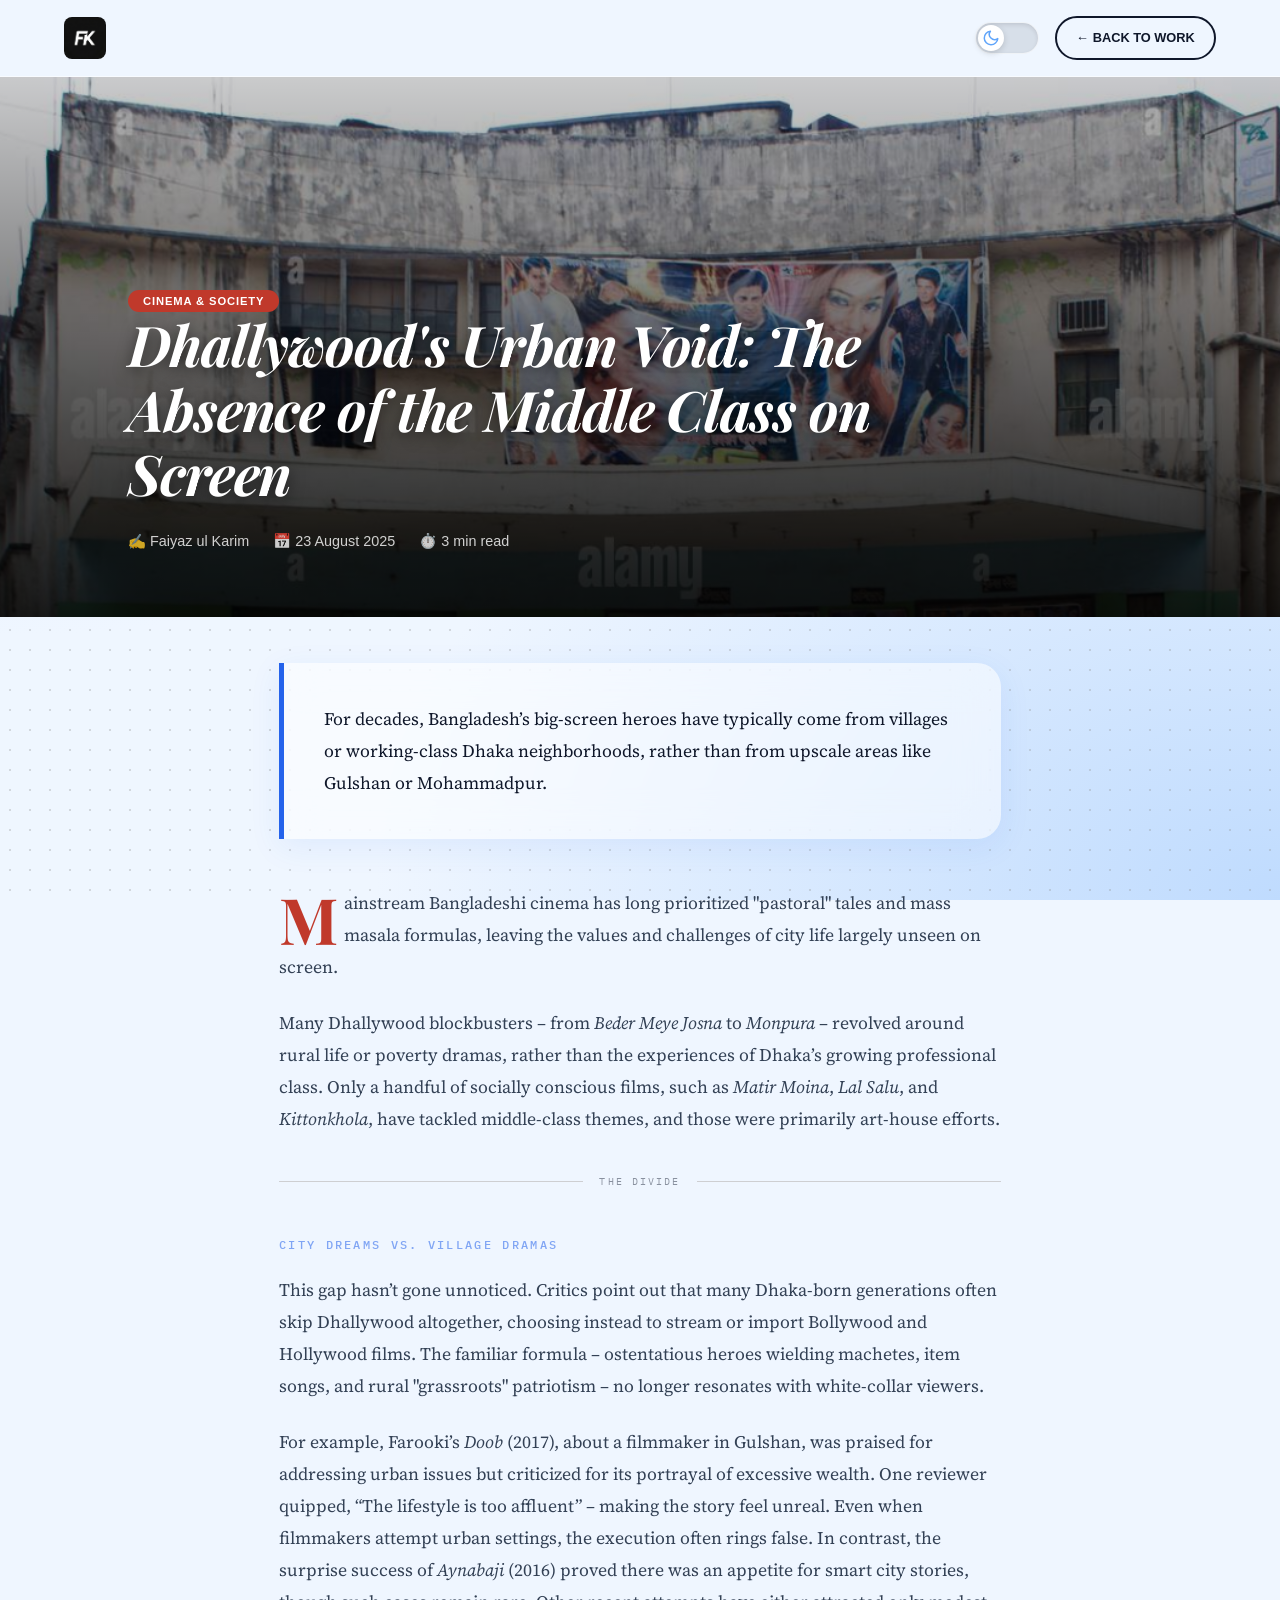
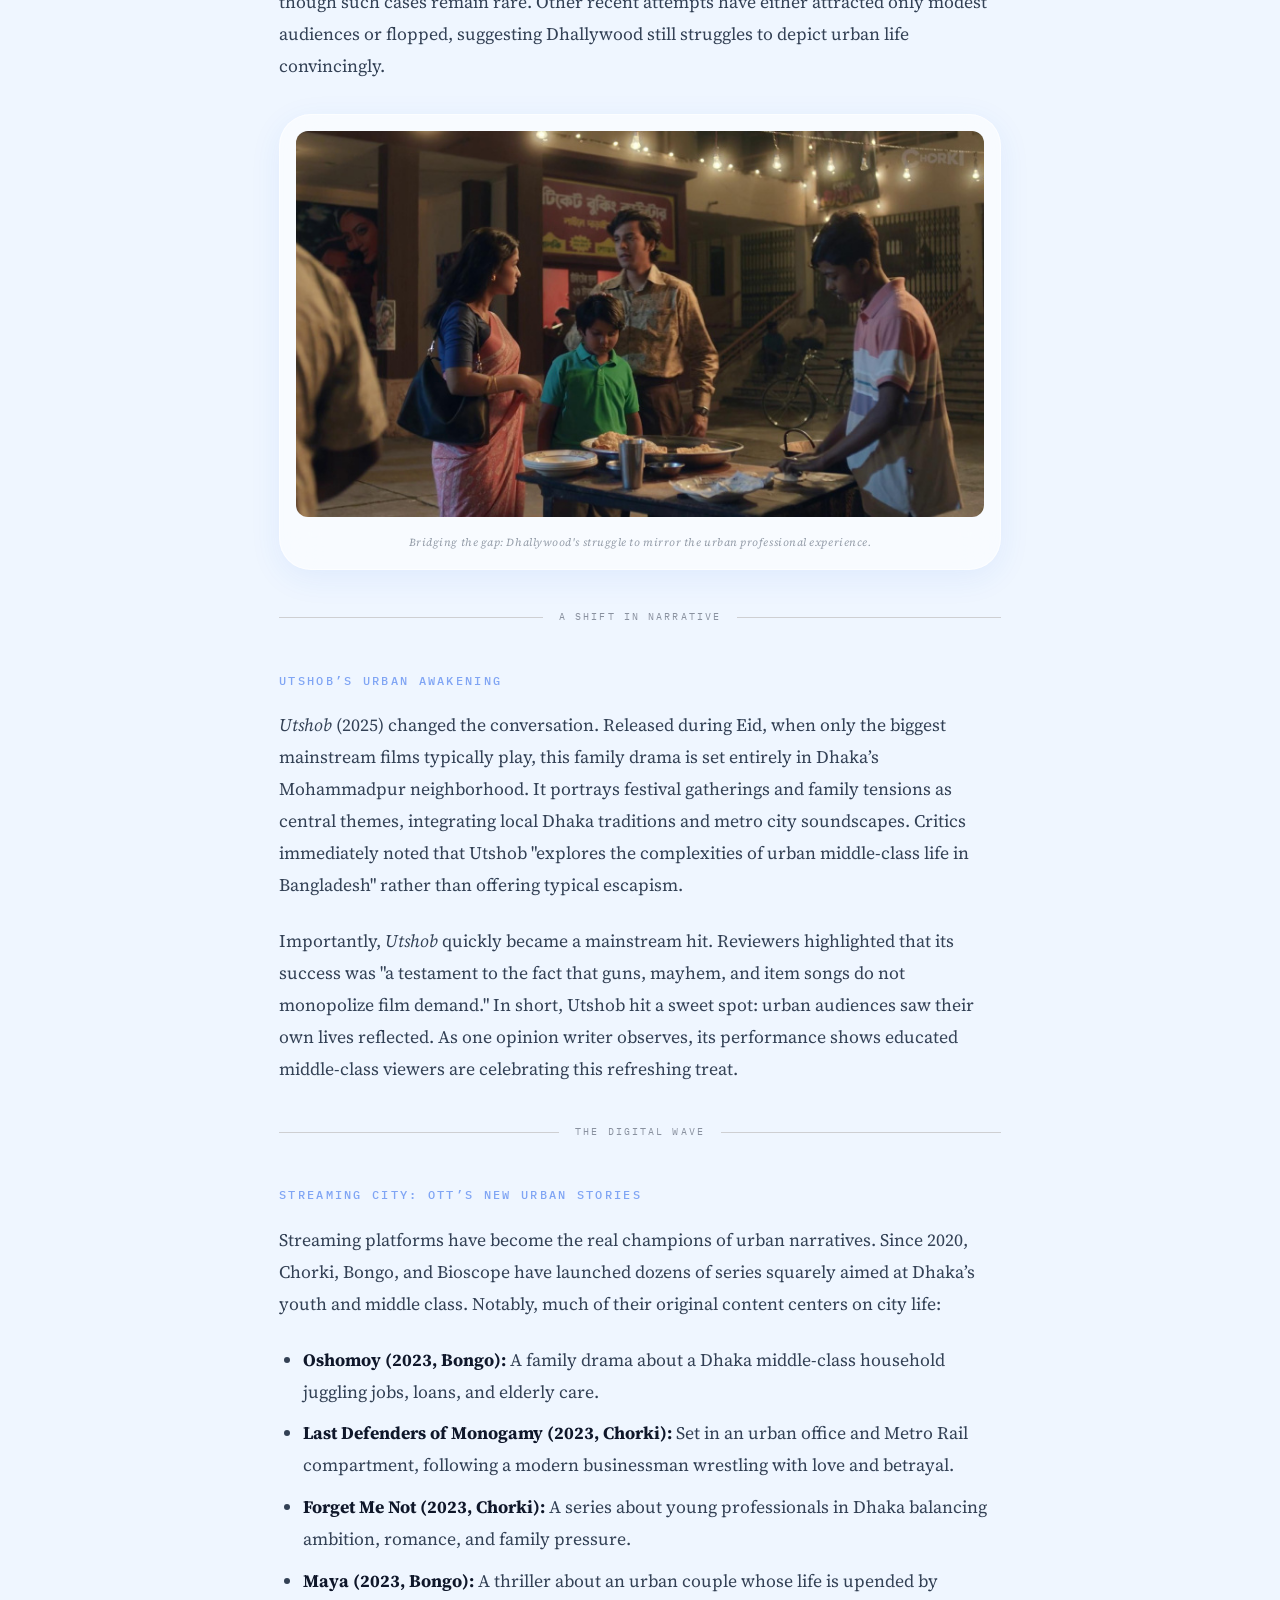
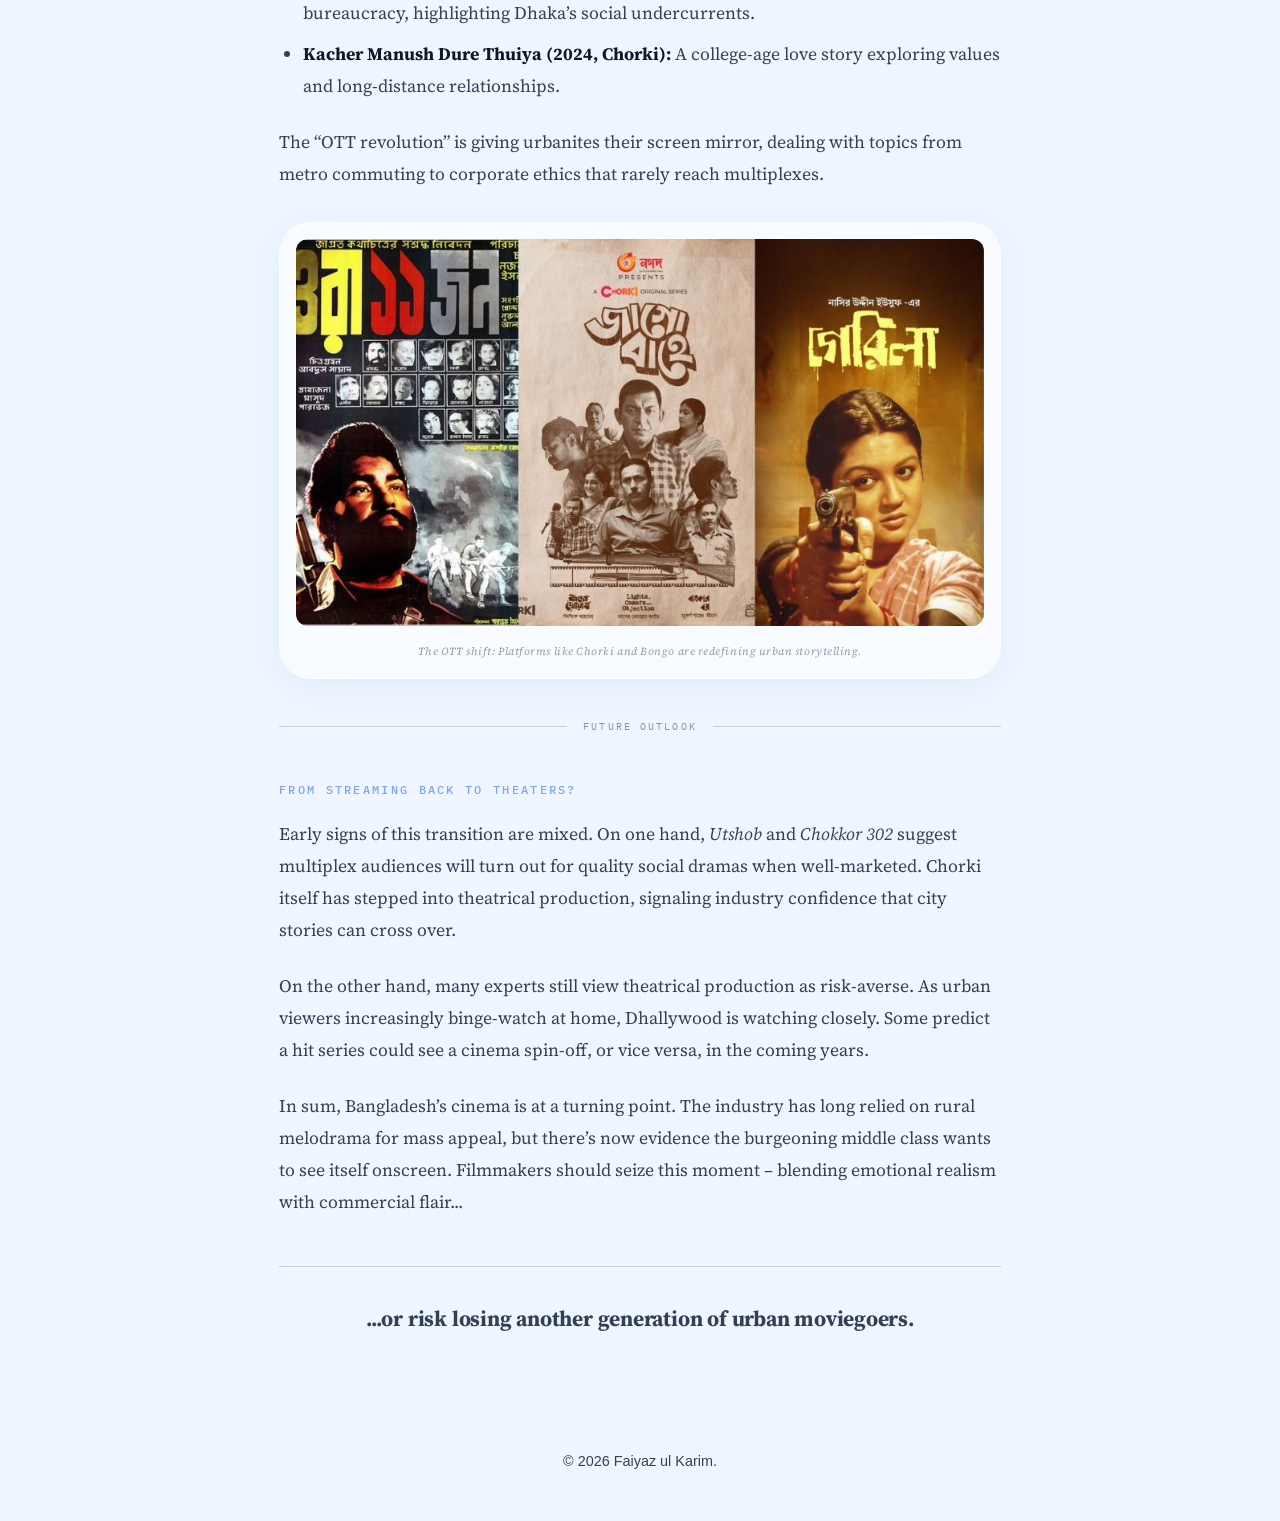
<file: dhallywood-void.html>
<!DOCTYPE html>
<html lang="en" data-theme="dark">
<head>
    <meta charset="UTF-8">
    <meta name="viewport" content="width=device-width, initial-scale=1.0">
    <title>Dhallywood's Urban Void | Faiyaz ul Karim</title>
    <link rel="icon" type="image/jpeg" href="fk-logo.jpg"> 
    <link href="https://fonts.googleapis.com/css2?family=Playfair+Display:ital,wght@0,700;1,400&family=IBM+Plex+Mono:wght@400;500&family=Source+Serif+4:ital,opsz,wght@0,8..60,400;1,8..60,400&display=swap" rel="stylesheet">
    <link rel="stylesheet" href="style.css">

    <style>
        /* ── PAGE-SPECIFIC OVERRIDES ── */

        .blog-hero {
            background: linear-gradient(rgba(0,0,0,0.2), rgba(0,0,0,0.88)), url('Screenshot 2026-04-29 115446.png');
            background-size: cover;
            background-position: center top;
        }

        .blog-title {
            font-family: 'Playfair Display', Georgia, serif !important;
            font-style: italic;
            font-weight: 700;
            letter-spacing: -0.02em;
            line-height: 1.15;
        }

        /* Article body overrides */
        .blog-text p,
        .blog-intro,
        .blog-text ul {
            font-family: 'Source Serif 4', Georgia, serif !important;
            font-size: 1.1rem;
            line-height: 1.82;
        }

        .blog-text h2 {
            font-family: 'IBM Plex Mono', monospace !important;
            font-size: 0.72rem;
            letter-spacing: 0.2em;
            text-transform: uppercase;
            opacity: 0.55;
            margin: 2.8rem 0 1.1rem;
            font-weight: 500;
        }

        /* Section rule */
        .section-rule {
            display: flex;
            align-items: center;
            gap: 1rem;
            margin: 2.4rem 0 1.8rem;
        }

        .section-rule::before,
        .section-rule::after {
            content: '';
            flex: 1;
            height: 1px;
            background: rgba(128,118,108,0.3);
        }

        .section-rule span {
            font-family: 'IBM Plex Mono', monospace;
            font-size: 0.6rem;
            letter-spacing: 0.22em;
            text-transform: uppercase;
            opacity: 0.45;
            white-space: nowrap;
        }

        /* Pull quote (Kept for consistency if you add quotes later) */
        .pull-quote {
            border-left: 3px solid #c0392b;
            margin: 2.2rem 0;
            padding: 0.5rem 0 0.5rem 1.4rem;
        }

        /* Closing line */
        .closing-line {
            font-family: 'Playfair Display', serif !important;
            font-size: 1.35rem !important;
            font-weight: 700;
            text-align: center;
            margin-top: 3rem;
            padding-top: 2rem;
            border-top: 1.5px solid rgba(128,118,108,0.3);
            letter-spacing: -0.01em;
            color: var(--text-color);
        }

        /* Image placeholders */
        .image-placeholder.glass-bubble {
            margin: 2rem 0;
        }

        .image-placeholder.glass-bubble img {
            width: 100%;
            border-radius: 12px;
            display: block;
        }

        .image-placeholder.glass-bubble .caption {
            font-family: 'IBM Plex Mono', monospace;
            font-size: 0.68rem;
            letter-spacing: 0.05em;
            opacity: 0.5;
            margin-top: 0.6rem;
            text-align: center;
        }

        /* Dropcap */
        .blog-text > p:first-child::first-letter {
            font-family: 'Playfair Display', serif;
            font-size: 4rem;
            font-weight: 700;
            line-height: 0.82;
            float: left;
            margin-right: 0.1em;
            margin-top: 0.1em;
            color: #c0392b;
        }
    </style>
</head>
<body>
    <nav class="blog-nav">
        <div class="logo">
            <a href="index.html"><img src="fk-logo.jpg" alt="FK Logo" style="width: 42px; border-radius: 8px;"></a>
        </div>
        <div style="display: flex; gap: 1rem; align-items: center;">
            <button id="theme-toggle" class="theme-toggle" aria-label="Toggle Theme">
    <div class="toggle-track">
        <div class="toggle-thumb">
            <svg class="sun-icon" xmlns="http://www.w3.org/2000/svg" viewBox="0 0 24 24" fill="none" stroke="currentColor" stroke-width="2" stroke-linecap="round" stroke-linejoin="round">
                <circle cx="12" cy="12" r="5"></circle>
                <line x1="12" y1="1" x2="12" y2="3"></line>
                <line x1="12" y1="21" x2="12" y2="23"></line>
                <line x1="4.22" y1="4.22" x2="5.64" y2="5.64"></line>
                <line x1="18.36" y1="18.36" x2="19.78" y2="19.78"></line>
                <line x1="1" y1="12" x2="3" y2="12"></line>
                <line x1="21" y1="12" x2="23" y2="12"></line>
                <line x1="4.22" y1="19.78" x2="5.64" y2="18.36"></line>
                <line x1="18.36" y1="5.64" x2="19.78" y2="4.22"></line>
            </svg>
            <svg class="moon-icon" xmlns="http://www.w3.org/2000/svg" viewBox="0 0 24 24" fill="none" stroke="currentColor" stroke-width="2" stroke-linecap="round" stroke-linejoin="round">
                <path d="M21 12.79A9 9 0 1 1 11.21 3 7 7 0 0 0 21 12.79z"></path>
            </svg>
        </div>
    </div>
</button>
            <a href="work.html" class="btn outline" style="padding: 0.6rem 1.2rem; font-size: 0.8rem;">← BACK TO WORK</a>
        </div>
    </nav>

    <header class="blog-hero">
        <div class="blog-hero-content">
            <span class="blog-badge" style="background: #c0392b; padding: 5px 15px; border-radius: 20px; font-size: 0.7rem; color: #fff; font-weight: 700; text-transform: uppercase; letter-spacing: 0.08em;">Cinema & Society</span>
            <h1 class="blog-title">Dhallywood's Urban Void: The Absence of the Middle Class on Screen</h1>
            <div class="blog-meta">
                <span>✍️ Faiyaz ul Karim</span>
                <span>📅 23 August 2025</span>
                <span>⏱️ 3 min read</span>
            </div>
        </div>
    </header>

    <main class="blog-main">
        <div class="blog-intro" style="margin-top: 6rem;">
            For decades, Bangladesh’s big-screen heroes have typically come from villages or working-class Dhaka neighborhoods, rather than from upscale areas like Gulshan or Mohammadpur.
        </div>

        <article class="blog-text">
            <p>Mainstream Bangladeshi cinema has long prioritized "pastoral" tales and mass masala formulas, leaving the values and challenges of city life largely unseen on screen.</p>
            
            <p>Many Dhallywood blockbusters – from <i>Beder Meye Josna</i> to <i>Monpura</i> – revolved around rural life or poverty dramas, rather than the experiences of Dhaka’s growing professional class. Only a handful of socially conscious films, such as <i>Matir Moina</i>, <i>Lal Salu</i>, and <i>Kittonkhola</i>, have tackled middle-class themes, and those were primarily art-house efforts.</p>

            <div class="section-rule"><span>The Divide</span></div>
            <h2>City Dreams vs. Village Dramas</h2>
            
            <p>This gap hasn’t gone unnoticed. Critics point out that many Dhaka-born generations often skip Dhallywood altogether, choosing instead to stream or import Bollywood and Hollywood films. The familiar formula – ostentatious heroes wielding machetes, item songs, and rural "grassroots" patriotism – no longer resonates with white-collar viewers.</p>
            
            <p>For example, Farooki’s <i>Doob</i> (2017), about a filmmaker in Gulshan, was praised for addressing urban issues but criticized for its portrayal of excessive wealth. One reviewer quipped, “The lifestyle is too affluent” – making the story feel unreal. Even when filmmakers attempt urban settings, the execution often rings false. In contrast, the surprise success of <i>Aynabaji</i> (2016) proved there was an appetite for smart city stories, though such cases remain rare. Other recent attempts have either attracted only modest audiences or flopped, suggesting Dhallywood still struggles to depict urban life convincingly.</p>

            <div class="image-placeholder glass-bubble">
                <img src="ut1.jpg" alt="Dhaka City Cinema Landscape">
                <p class="caption">Bridging the gap: Dhallywood's struggle to mirror the urban professional experience.</p>
            </div>

            <div class="section-rule"><span>A Shift in Narrative</span></div>
            <h2>Utshob’s Urban Awakening</h2>
            
            <p><i>Utshob</i> (2025) changed the conversation. Released during Eid, when only the biggest mainstream films typically play, this family drama is set entirely in Dhaka’s Mohammadpur neighborhood. It portrays festival gatherings and family tensions as central themes, integrating local Dhaka traditions and metro city soundscapes. Critics immediately noted that Utshob "explores the complexities of urban middle-class life in Bangladesh" rather than offering typical escapism.</p>
            
            <p>Importantly, <i>Utshob</i> quickly became a mainstream hit. Reviewers highlighted that its success was "a testament to the fact that guns, mayhem, and item songs do not monopolize film demand." In short, Utshob hit a sweet spot: urban audiences saw their own lives reflected. As one opinion writer observes, its performance shows educated middle-class viewers are celebrating this refreshing treat.</p>

            <div class="section-rule"><span>The Digital Wave</span></div>
            <h2>Streaming City: OTT’s New Urban Stories</h2>
            
            <p>Streaming platforms have become the real champions of urban narratives. Since 2020, Chorki, Bongo, and Bioscope have launched dozens of series squarely aimed at Dhaka’s youth and middle class. Notably, much of their original content centers on city life:</p>
            
            <ul class="exp-details" style="margin-left: 1.5rem; margin-top: 1rem;">
                <li><strong>Oshomoy (2023, Bongo):</strong> A family drama about a Dhaka middle-class household juggling jobs, loans, and elderly care.</li>
                <li><strong>Last Defenders of Monogamy (2023, Chorki):</strong> Set in an urban office and Metro Rail compartment, following a modern businessman wrestling with love and betrayal.</li>
                <li><strong>Forget Me Not (2023, Chorki):</strong> A series about young professionals in Dhaka balancing ambition, romance, and family pressure.</li>
                <li><strong>Maya (2023, Bongo):</strong> A thriller about an urban couple whose life is upended by bureaucracy, highlighting Dhaka’s social undercurrents.</li>
                <li><strong>Kacher Manush Dure Thuiya (2024, Chorki):</strong> A college-age love story exploring values and long-distance relationships.</li>
            </ul>

            <p>The “OTT revolution” is giving urbanites their screen mirror, dealing with topics from metro commuting to corporate ethics that rarely reach multiplexes.</p>

            <div class="image-placeholder glass-bubble">
                <img src="vch.jpg" alt="Streaming Revolution in Bangladesh">
                <p class="caption">The OTT shift: Platforms like Chorki and Bongo are redefining urban storytelling.</p>
            </div>

            <div class="section-rule"><span>Future Outlook</span></div>
            <h2>From Streaming Back to Theaters?</h2>
            
            <p>Early signs of this transition are mixed. On one hand, <i>Utshob</i> and <i>Chokkor 302</i> suggest multiplex audiences will turn out for quality social dramas when well-marketed. Chorki itself has stepped into theatrical production, signaling industry confidence that city stories can cross over.</p>
            
            <p>On the other hand, many experts still view theatrical production as risk-averse. As urban viewers increasingly binge-watch at home, Dhallywood is watching closely. Some predict a hit series could see a cinema spin-off, or vice versa, in the coming years.</p>

            <p>In sum, Bangladesh’s cinema is at a turning point. The industry has long relied on rural melodrama for mass appeal, but there’s now evidence the burgeoning middle class wants to see itself onscreen. Filmmakers should seize this moment – blending emotional realism with commercial flair...</p>

            <p class="closing-line">...or risk losing another generation of urban moviegoers.</p>
        </article>
    </main>

    <footer>
        <p>&copy; 2026 Faiyaz ul Karim.</p>
    </footer>

    <script src="script.js"></script>
</body>
</html>
</file>
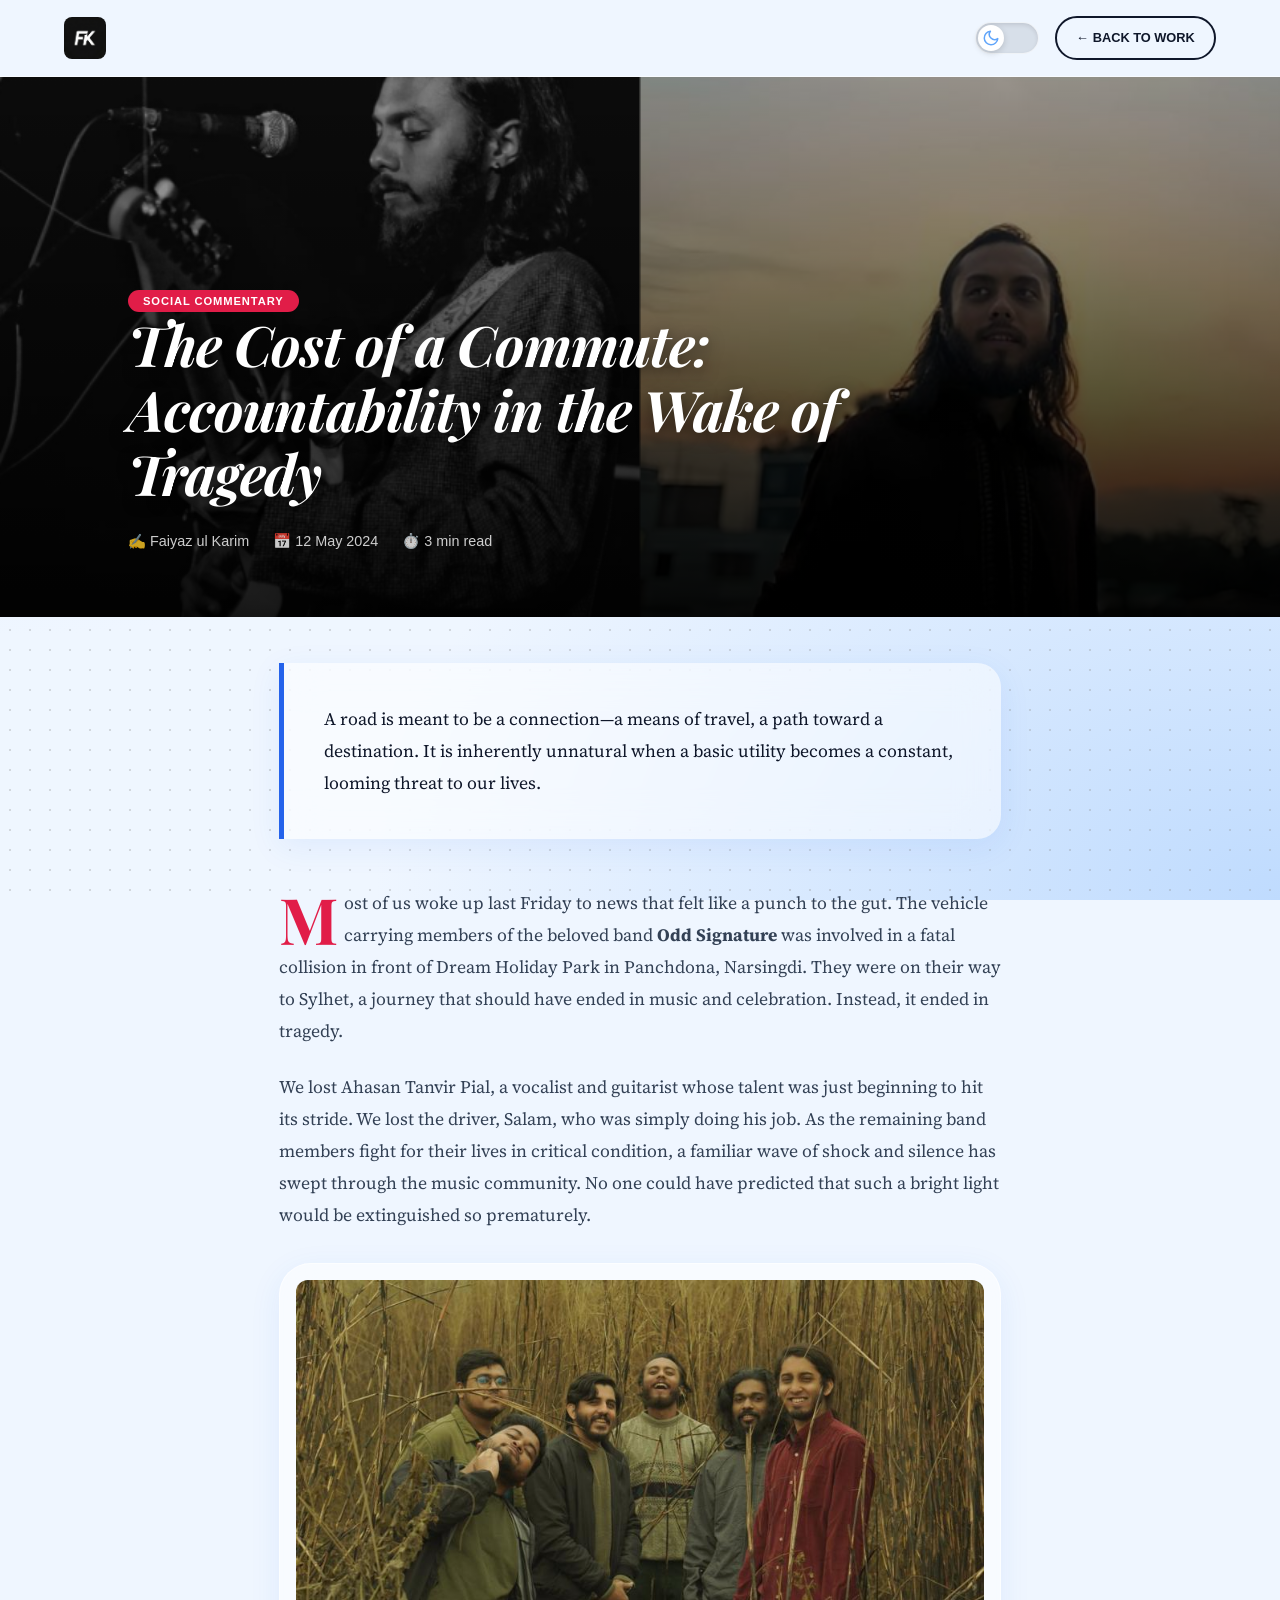
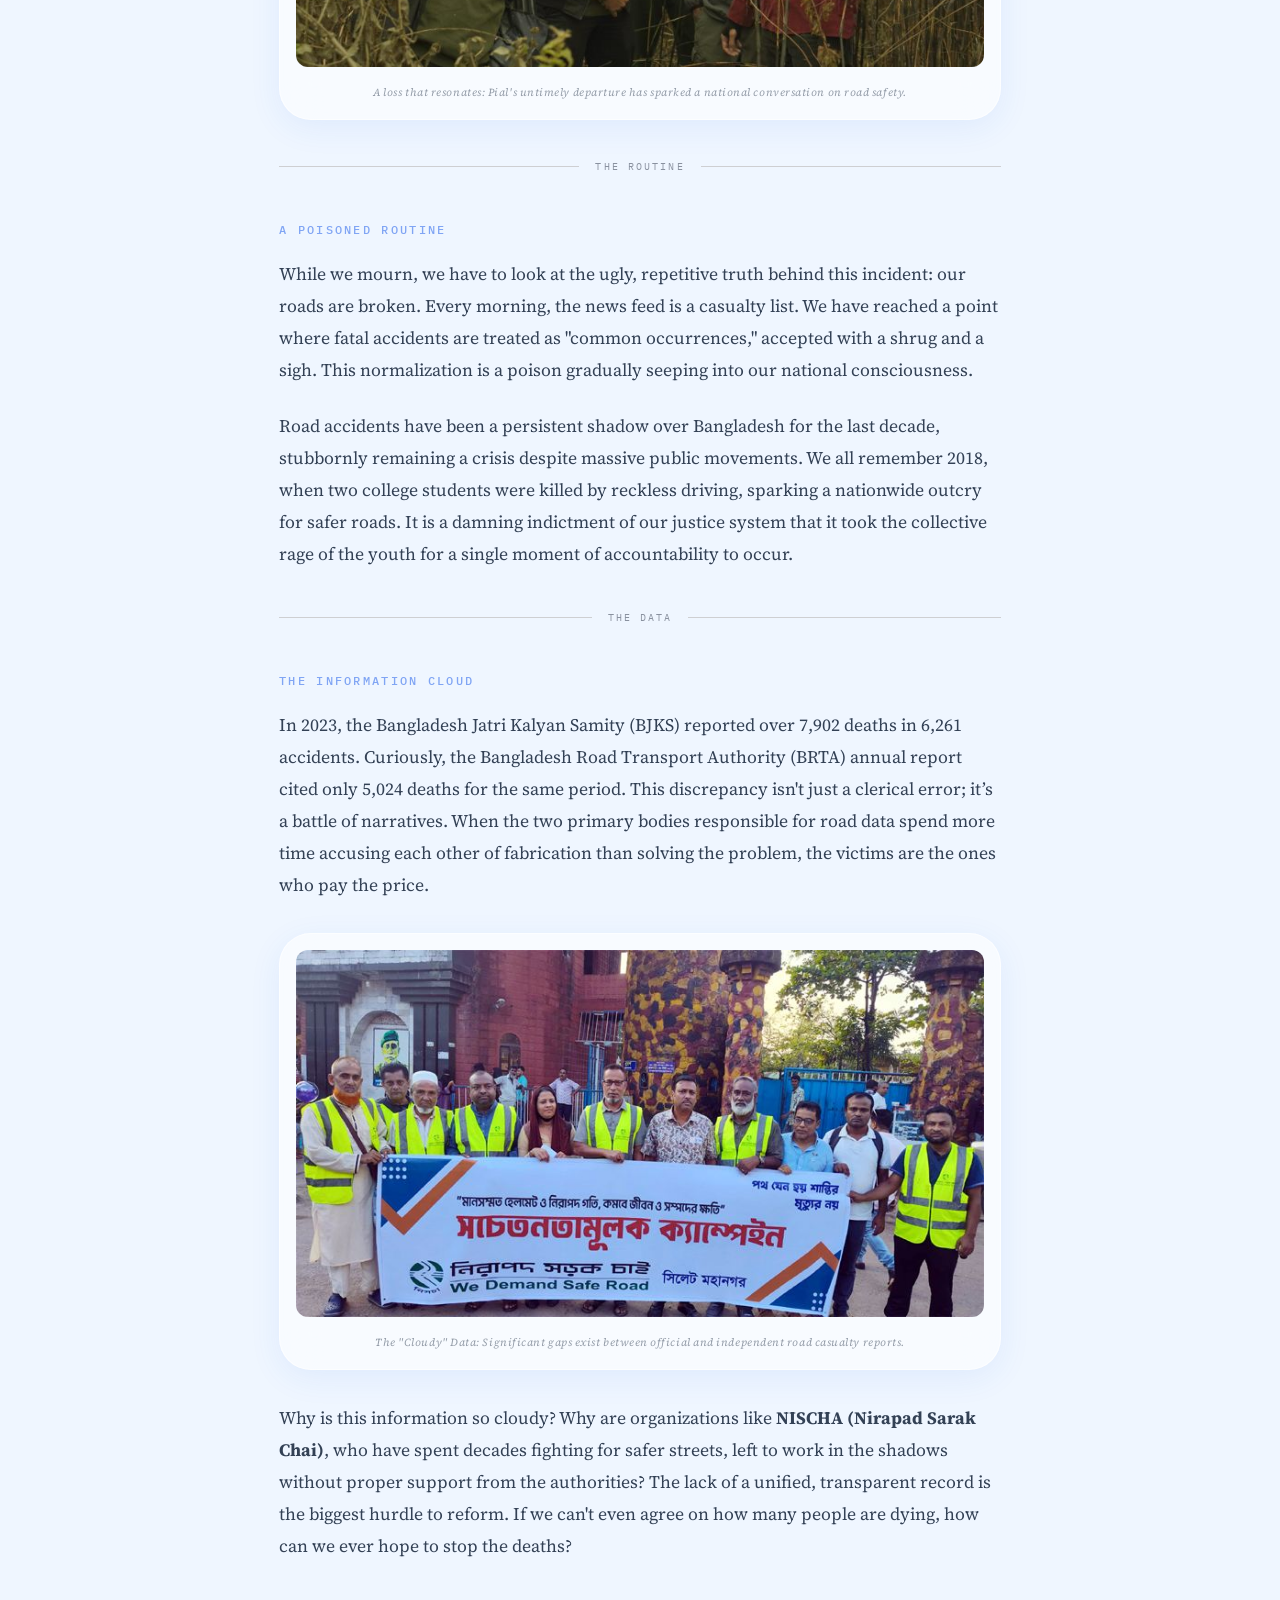
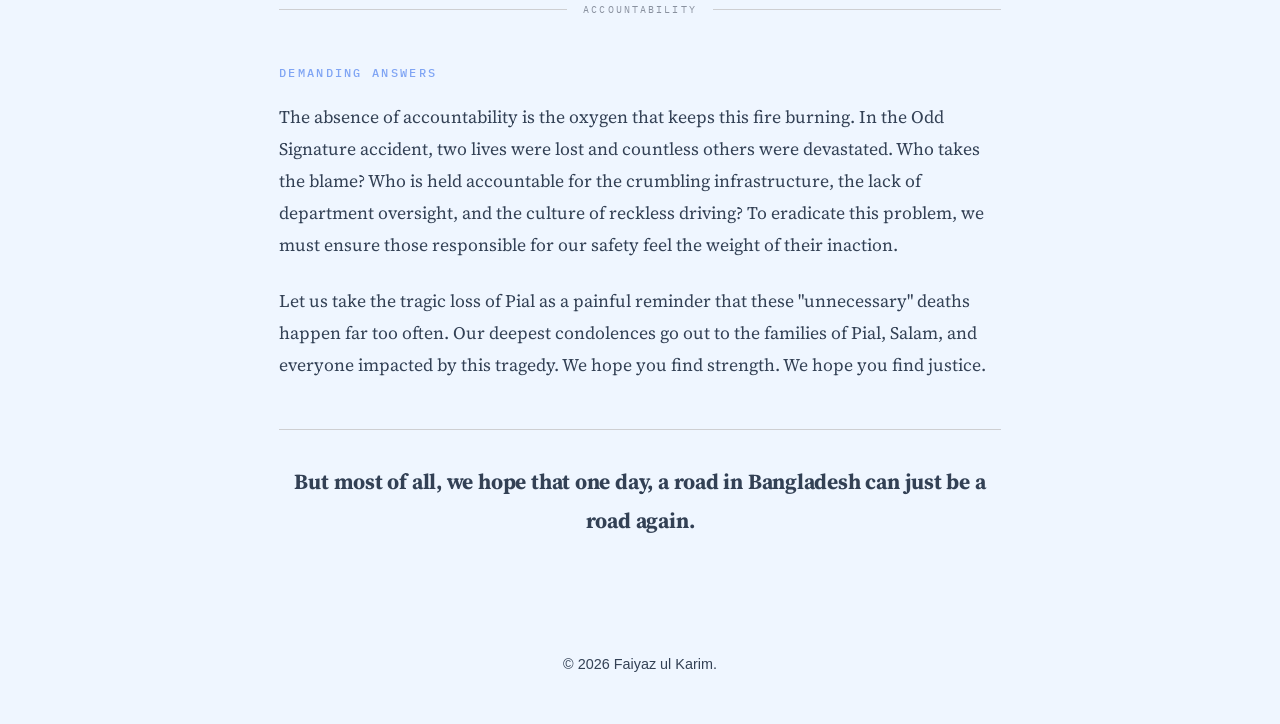
<file: road-safety.html>
<!DOCTYPE html>
<html lang="en" data-theme="dark">
<head>
    <meta charset="UTF-8">
    <meta name="viewport" content="width=device-width, initial-scale=1.0">
    <title>The Cost of a Commute | Faiyaz ul Karim</title>
    <link rel="icon" type="image/jpeg" href="fk-logo.jpg"> 
    <!-- Updated Editorial Fonts -->
    <link href="https://fonts.googleapis.com/css2?family=Playfair+Display:ital,wght@0,700;1,400&family=IBM+Plex+Mono:wght@400;500&family=Source+Serif+4:ital,opsz,wght@0,8..60,400;1,8..60,400&display=swap" rel="stylesheet">
    <link rel="stylesheet" href="style.css">

    <style>
        /* ── PAGE-SPECIFIC OVERRIDES ── */

        .blog-title {
            font-family: 'Playfair Display', Georgia, serif !important;
            font-style: italic;
            font-weight: 700;
            letter-spacing: -0.02em;
            line-height: 1.15;
        }

        /* Article body overrides */
        .blog-text p,
        .blog-intro,
        .blog-text ul {
            font-family: 'Source Serif 4', Georgia, serif !important;
            font-size: 1.1rem;
            line-height: 1.82;
        }

        .blog-text h2 {
            font-family: 'IBM Plex Mono', monospace !important;
            font-size: 0.72rem;
            letter-spacing: 0.2em;
            text-transform: uppercase;
            opacity: 0.55;
            margin: 2.8rem 0 1.1rem;
            font-weight: 500;
        }

        /* Section rule */
        .section-rule {
            display: flex;
            align-items: center;
            gap: 1rem;
            margin: 2.4rem 0 1.8rem;
        }

        .section-rule::before,
        .section-rule::after {
            content: '';
            flex: 1;
            height: 1px;
            background: rgba(128,118,108,0.3);
        }

        .section-rule span {
            font-family: 'IBM Plex Mono', monospace;
            font-size: 0.6rem;
            letter-spacing: 0.22em;
            text-transform: uppercase;
            opacity: 0.45;
            white-space: nowrap;
        }

        /* Closing line */
        .closing-line {
            font-family: 'Playfair Display', serif !important;
            font-size: 1.35rem !important;
            font-weight: 700;
            text-align: center;
            margin-top: 3rem;
            padding-top: 2rem;
            border-top: 1.5px solid rgba(128,118,108,0.3);
            letter-spacing: -0.01em;
            color: var(--text-color);
        }

        /* Image placeholders */
        .image-placeholder.glass-bubble {
            margin: 2rem 0;
        }

        .image-placeholder.glass-bubble img {
            width: 100%;
            border-radius: 12px;
            display: block;
        }

        .image-placeholder.glass-bubble .caption {
            font-family: 'IBM Plex Mono', monospace;
            font-size: 0.68rem;
            letter-spacing: 0.05em;
            opacity: 0.5;
            margin-top: 0.6rem;
            text-align: center;
        }

        /* Dropcap */
        .blog-text > p:first-child::first-letter {
            font-family: 'Playfair Display', serif;
            font-size: 4rem;
            font-weight: 700;
            line-height: 0.82;
            float: left;
            margin-right: 0.1em;
            margin-top: 0.1em;
            color: #e11d48; /* Matches your Social Commentary badge color */
        }
    </style>
</head>
<body>
    <nav class="blog-nav">
        <div class="logo">
            <a href="index.html"><img src="fk-logo.jpg" alt="FK Logo" style="width: 42px; border-radius: 8px;"></a>
        </div>
        <div style="display: flex; gap: 1rem; align-items: center;">
            <button id="theme-toggle" class="theme-toggle" aria-label="Toggle Theme">
    <div class="toggle-track">
        <div class="toggle-thumb">
            <svg class="sun-icon" xmlns="http://www.w3.org/2000/svg" viewBox="0 0 24 24" fill="none" stroke="currentColor" stroke-width="2" stroke-linecap="round" stroke-linejoin="round">
                <circle cx="12" cy="12" r="5"></circle>
                <line x1="12" y1="1" x2="12" y2="3"></line>
                <line x1="12" y1="21" x2="12" y2="23"></line>
                <line x1="4.22" y1="4.22" x2="5.64" y2="5.64"></line>
                <line x1="18.36" y1="18.36" x2="19.78" y2="19.78"></line>
                <line x1="1" y1="12" x2="3" y2="12"></line>
                <line x1="21" y1="12" x2="23" y2="12"></line>
                <line x1="4.22" y1="19.78" x2="5.64" y2="18.36"></line>
                <line x1="18.36" y1="5.64" x2="19.78" y2="4.22"></line>
            </svg>
            <svg class="moon-icon" xmlns="http://www.w3.org/2000/svg" viewBox="0 0 24 24" fill="none" stroke="currentColor" stroke-width="2" stroke-linecap="round" stroke-linejoin="round">
                <path d="M21 12.79A9 9 0 1 1 11.21 3 7 7 0 0 0 21 12.79z"></path>
            </svg>
        </div>
    </div>
</button>
            <a href="work.html" class="btn outline" style="padding: 0.6rem 1.2rem; font-size: 0.8rem;">← BACK TO WORK</a>
        </div>
    </nav>

    <header class="blog-hero" style="background: linear-gradient(rgba(0,0,0,0.3), rgba(0,0,0,0.9)), url('odd2.png'); background-size: cover; background-position: center;">
        <div class="blog-hero-content">
            <span class="blog-badge" style="background: #e11d48; padding: 5px 15px; border-radius: 20px; font-size: 0.7rem; color: #fff; font-weight: 700; text-transform: uppercase; letter-spacing: 0.08em;">Social Commentary</span>
            <h1 class="blog-title">The Cost of a Commute: Accountability in the Wake of Tragedy</h1>
            <div class="blog-meta">
                <span>✍️ Faiyaz ul Karim</span>
                <span>📅 12 May 2024</span>
                <span>⏱️ 3 min read</span>
            </div>
        </div>
    </header>

    <main class="blog-main">
        <div class="blog-intro" style="margin-top: 6rem;">
            A road is meant to be a connection—a means of travel, a path toward a destination. It is inherently unnatural when a basic utility becomes a constant, looming threat to our lives.
        </div>

        <article class="blog-text">
            <p>Most of us woke up last Friday to news that felt like a punch to the gut. The vehicle carrying members of the beloved band <strong>Odd Signature</strong> was involved in a fatal collision in front of Dream Holiday Park in Panchdona, Narsingdi. They were on their way to Sylhet, a journey that should have ended in music and celebration. Instead, it ended in tragedy.</p>

            <p>We lost Ahasan Tanvir Pial, a vocalist and guitarist whose talent was just beginning to hit its stride. We lost the driver, Salam, who was simply doing his job. As the remaining band members fight for their lives in critical condition, a familiar wave of shock and silence has swept through the music community. No one could have predicted that such a bright light would be extinguished so prematurely.</p>

            <div class="image-placeholder glass-bubble">
                <img src="odd.jpg" alt="Odd Signature Tribute">
                <p class="caption">A loss that resonates: Pial's untimely departure has sparked a national conversation on road safety.</p>
            </div>

            <div class="section-rule"><span>The Routine</span></div>
            <h2>A Poisoned Routine</h2>
            
            <p>While we mourn, we have to look at the ugly, repetitive truth behind this incident: our roads are broken. Every morning, the news feed is a casualty list. We have reached a point where fatal accidents are treated as "common occurrences," accepted with a shrug and a sigh. This normalization is a poison gradually seeping into our national consciousness.</p>

            <p>Road accidents have been a persistent shadow over Bangladesh for the last decade, stubbornly remaining a crisis despite massive public movements. We all remember 2018, when two college students were killed by reckless driving, sparking a nationwide outcry for safer roads. It is a damning indictment of our justice system that it took the collective rage of the youth for a single moment of accountability to occur.</p>

            <div class="section-rule"><span>The Data</span></div>
            <h2>The Information Cloud</h2>
            
            <p>In 2023, the Bangladesh Jatri Kalyan Samity (BJKS) reported over 7,902 deaths in 6,261 accidents. Curiously, the Bangladesh Road Transport Authority (BRTA) annual report cited only 5,024 deaths for the same period. This discrepancy isn't just a clerical error; it’s a battle of narratives. When the two primary bodies responsible for road data spend more time accusing each other of fabrication than solving the problem, the victims are the ones who pay the price.</p>

            <div class="image-placeholder glass-bubble">
                <img src="nis.jpg" alt="Data Discrepancy Graph">
                <p class="caption">The "Cloudy" Data: Significant gaps exist between official and independent road casualty reports.</p>
            </div>

            <p>Why is this information so cloudy? Why are organizations like <strong>NISCHA (Nirapad Sarak Chai)</strong>, who have spent decades fighting for safer streets, left to work in the shadows without proper support from the authorities? The lack of a unified, transparent record is the biggest hurdle to reform. If we can't even agree on how many people are dying, how can we ever hope to stop the deaths?</p>

            <div class="section-rule"><span>Accountability</span></div>
            <h2>Demanding Answers</h2>
            
            <p>The absence of accountability is the oxygen that keeps this fire burning. In the Odd Signature accident, two lives were lost and countless others were devastated. Who takes the blame? Who is held accountable for the crumbling infrastructure, the lack of department oversight, and the culture of reckless driving? To eradicate this problem, we must ensure those responsible for our safety feel the weight of their inaction.</p>

            <p>Let us take the tragic loss of Pial as a painful reminder that these "unnecessary" deaths happen far too often. Our deepest condolences go out to the families of Pial, Salam, and everyone impacted by this tragedy. We hope you find strength. We hope you find justice.</p>

            <p class="closing-line">But most of all, we hope that one day, a road in Bangladesh can just be a road again.</p>
        </article>
    </main>

    <footer>
        <p>&copy; 2026 Faiyaz ul Karim.</p>
    </footer>

    <script src="script.js"></script>
</body>
</html>
</file>
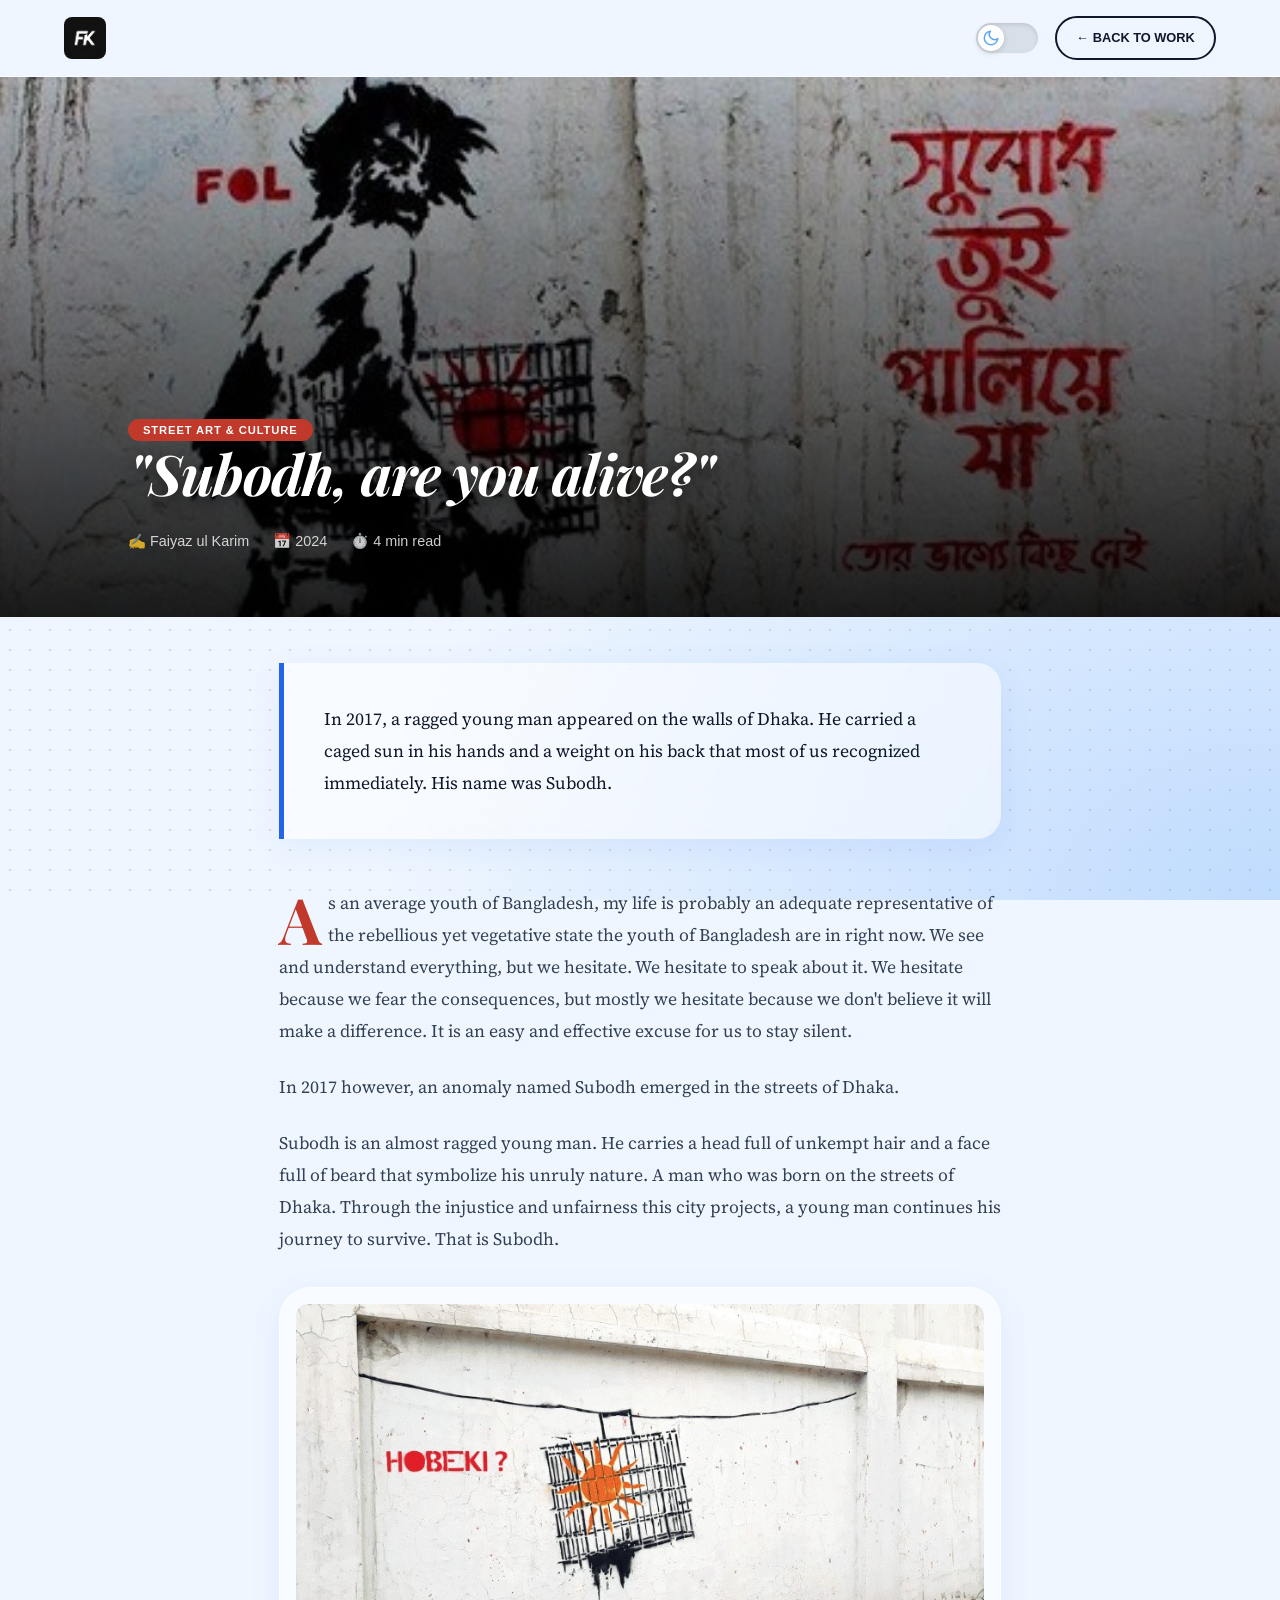
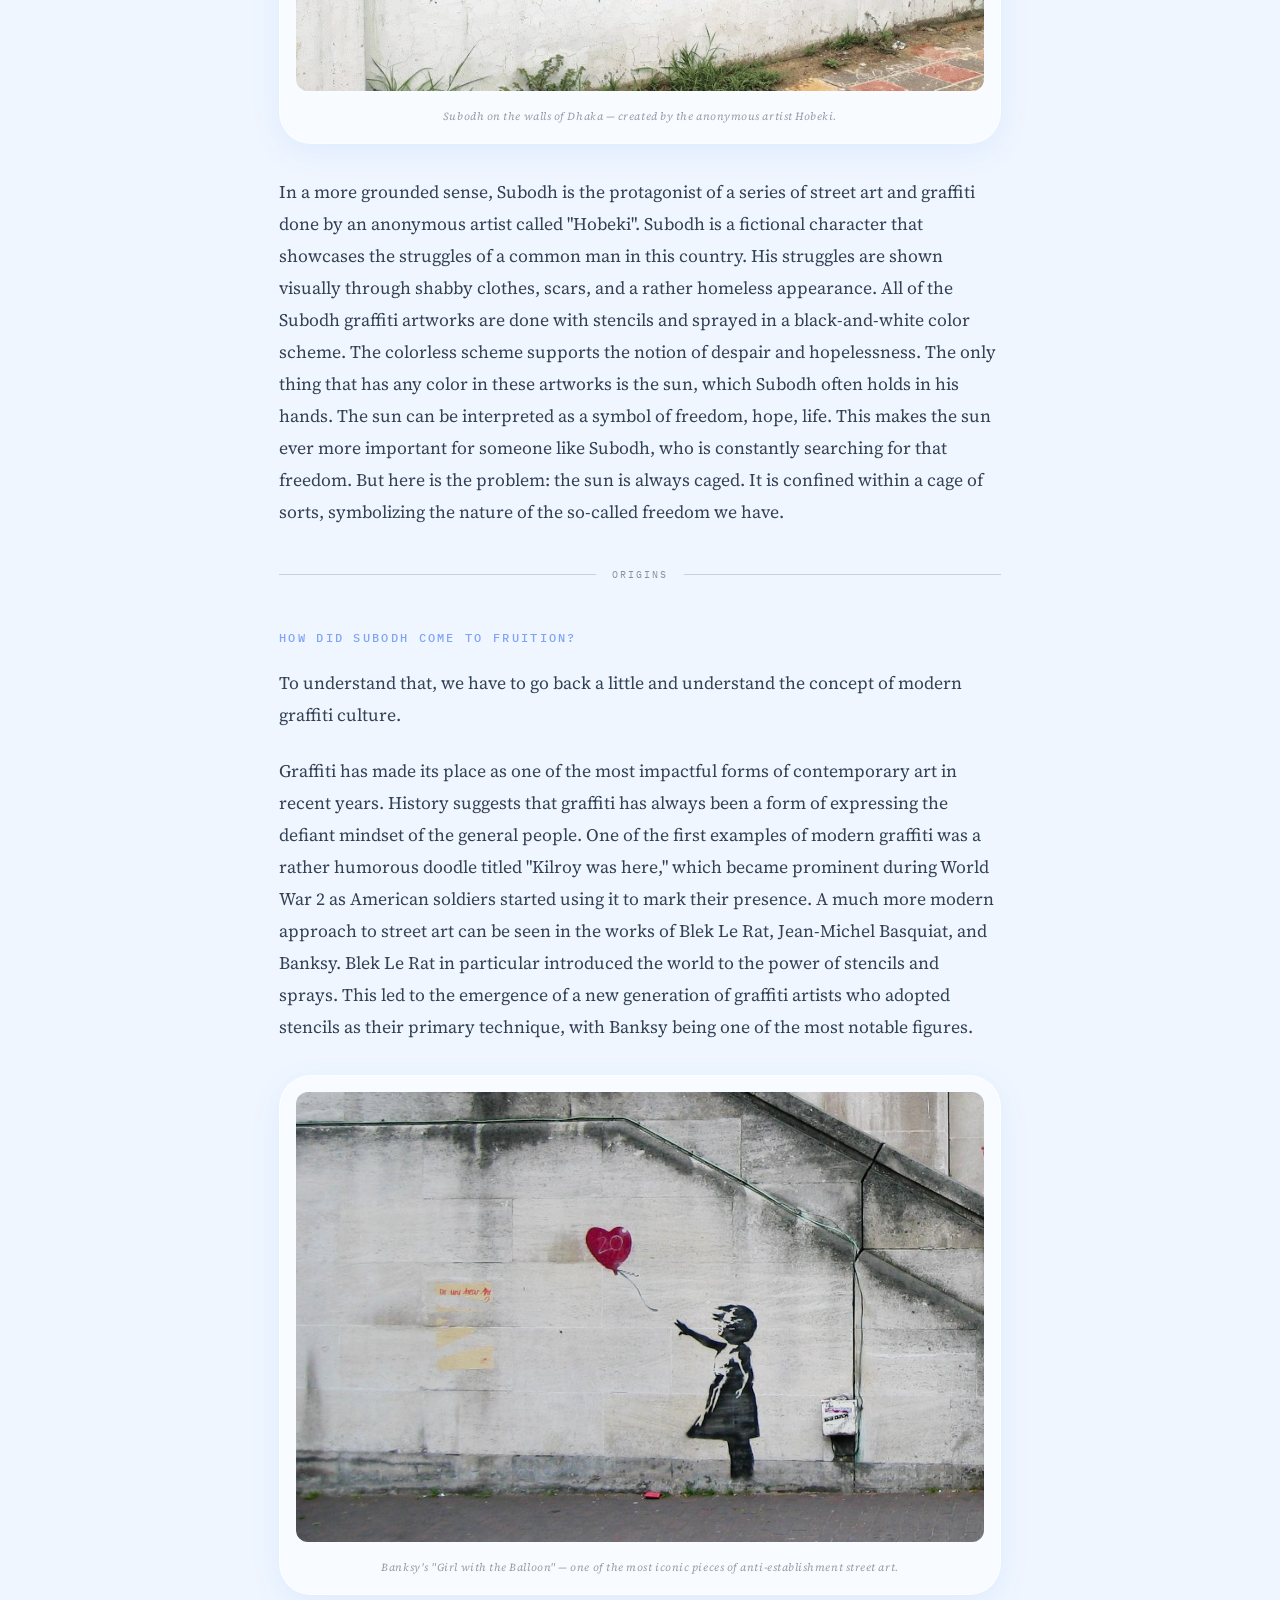
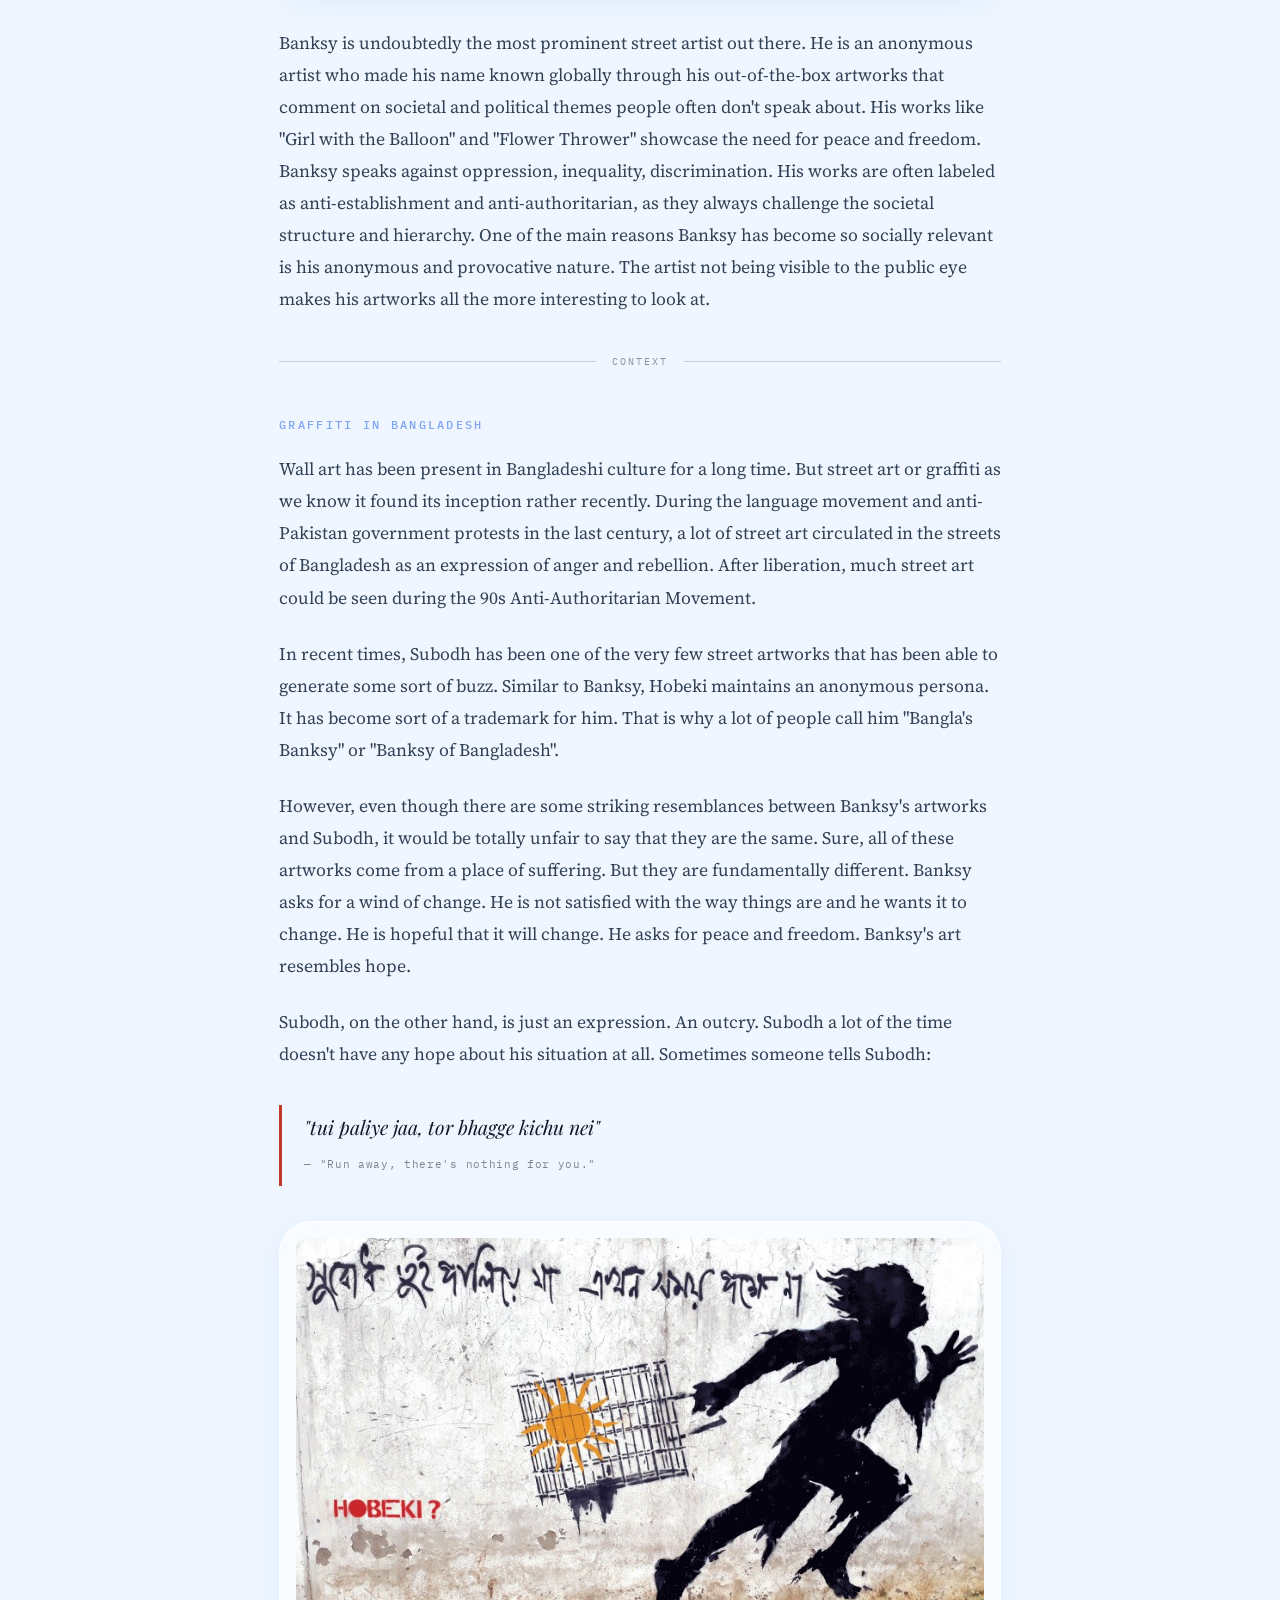
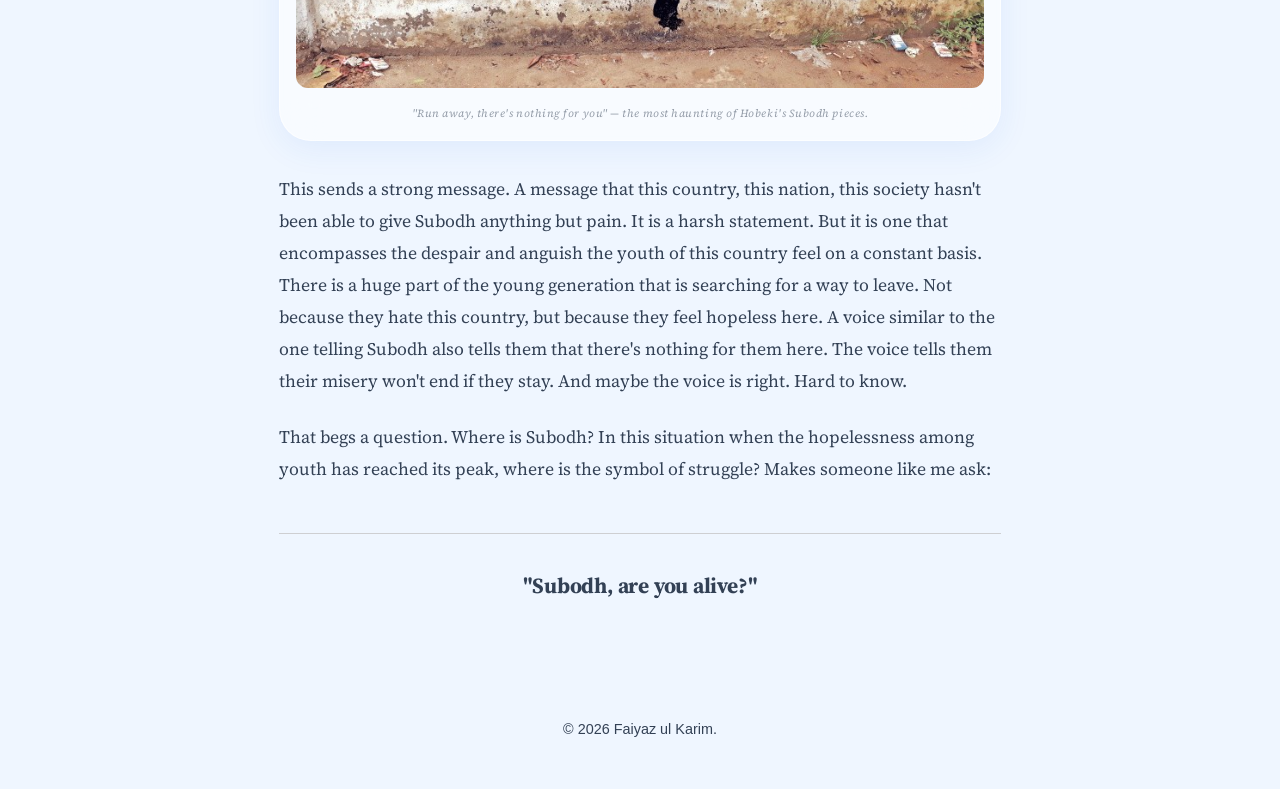
<file: subodh.html>
<!DOCTYPE html>
<html lang="en" data-theme="dark">
<head>
  <meta charset="UTF-8" />
  <meta name="viewport" content="width=device-width, initial-scale=1.0" />
  <title>Subodh, are you alive? | Faiyaz ul Karim</title>
  <link rel="icon" type="image/jpeg" href="fk-logo.jpg">
  <link href="https://fonts.googleapis.com/css2?family=Playfair+Display:ital,wght@0,700;1,400&family=IBM+Plex+Mono:wght@400;500&family=Source+Serif+4:ital,opsz,wght@0,8..60,400;1,8..60,400&display=swap" rel="stylesheet">
  <link rel="stylesheet" href="style.css">

  <style>
    /* ── PAGE-SPECIFIC OVERRIDES ── */

    .blog-hero {
      background: linear-gradient(rgba(0,0,0,0.2), rgba(0,0,0,0.88)), url('subodh-hero1.jpg');
      background-size: cover;
      background-position: center top;
    }

    .blog-title {
      font-family: 'Playfair Display', Georgia, serif !important;
      font-style: italic;
      font-weight: 700;
      letter-spacing: -0.02em;
      line-height: 1.15;
    }

    /* Article body overrides */
    .blog-text p,
    .blog-intro {
      font-family: 'Source Serif 4', Georgia, serif !important;
      font-size: 1.1rem;
      line-height: 1.82;
    }

    .blog-text h2 {
      font-family: 'IBM Plex Mono', monospace !important;
      font-size: 0.72rem;
      letter-spacing: 0.2em;
      text-transform: uppercase;
      opacity: 0.55;
      margin: 2.8rem 0 1.1rem;
      font-weight: 500;
    }

    /* Section rule */
    .section-rule {
      display: flex;
      align-items: center;
      gap: 1rem;
      margin: 2.4rem 0 1.8rem;
    }

    .section-rule::before,
    .section-rule::after {
      content: '';
      flex: 1;
      height: 1px;
      background: rgba(128,118,108,0.3);
    }

    .section-rule span {
      font-family: 'IBM Plex Mono', monospace;
      font-size: 0.6rem;
      letter-spacing: 0.22em;
      text-transform: uppercase;
      opacity: 0.45;
      white-space: nowrap;
    }

    /* Pull quote */
    .pull-quote {
      border-left: 3px solid #c0392b;
      margin: 2.2rem 0;
      padding: 0.5rem 0 0.5rem 1.4rem;
    }

    .pull-quote .bengali {
      font-family: 'Playfair Display', serif;
      font-style: italic;
      font-size: 1.22rem;
      line-height: 1.5;
      display: block;
      margin-bottom: 0.45rem;
    }

    .pull-quote .translation {
      font-family: 'IBM Plex Mono', monospace;
      font-size: 0.7rem;
      letter-spacing: 0.06em;
      opacity: 0.5;
    }

    /* Closing line */
    .closing-line {
      font-family: 'Playfair Display', serif !important;
      font-size: 1.35rem !important;
      font-weight: 700;
      text-align: center;
      margin-top: 3rem;
      padding-top: 2rem;
      border-top: 1.5px solid rgba(128,118,108,0.3);
      letter-spacing: -0.01em;
    }

    /* Image placeholders */
    .image-placeholder.glass-bubble {
      margin: 2rem 0;
    }

    .image-placeholder.glass-bubble img {
      width: 100%;
      border-radius: 12px;
      display: block;
    }

    .image-placeholder.glass-bubble .caption {
      font-family: 'IBM Plex Mono', monospace;
      font-size: 0.68rem;
      letter-spacing: 0.05em;
      opacity: 0.5;
      margin-top: 0.6rem;
      text-align: center;
    }

    /* Dropcap */
    .blog-text > p:first-child::first-letter {
      font-family: 'Playfair Display', serif;
      font-size: 4rem;
      font-weight: 700;
      line-height: 0.82;
      float: left;
      margin-right: 0.1em;
      margin-top: 0.1em;
      color: #c0392b;
    }
  </style>
</head>
<body>

  <!-- NAV -->
  <nav class="blog-nav">
    <div class="logo">
      <a href="index.html"><img src="fk-logo.jpg" alt="FK Logo" style="width: 42px; border-radius: 8px;"></a>
    </div>
    <div style="display: flex; gap: 1rem; align-items: center;">
      <button id="theme-toggle" class="theme-toggle" aria-label="Toggle Theme">
    <div class="toggle-track">
        <div class="toggle-thumb">
            <svg class="sun-icon" xmlns="http://www.w3.org/2000/svg" viewBox="0 0 24 24" fill="none" stroke="currentColor" stroke-width="2" stroke-linecap="round" stroke-linejoin="round">
                <circle cx="12" cy="12" r="5"></circle>
                <line x1="12" y1="1" x2="12" y2="3"></line>
                <line x1="12" y1="21" x2="12" y2="23"></line>
                <line x1="4.22" y1="4.22" x2="5.64" y2="5.64"></line>
                <line x1="18.36" y1="18.36" x2="19.78" y2="19.78"></line>
                <line x1="1" y1="12" x2="3" y2="12"></line>
                <line x1="21" y1="12" x2="23" y2="12"></line>
                <line x1="4.22" y1="19.78" x2="5.64" y2="18.36"></line>
                <line x1="18.36" y1="5.64" x2="19.78" y2="4.22"></line>
            </svg>
            <svg class="moon-icon" xmlns="http://www.w3.org/2000/svg" viewBox="0 0 24 24" fill="none" stroke="currentColor" stroke-width="2" stroke-linecap="round" stroke-linejoin="round">
                <path d="M21 12.79A9 9 0 1 1 11.21 3 7 7 0 0 0 21 12.79z"></path>
            </svg>
        </div>
    </div>
</button>
      <a href="work.html" class="btn outline" style="padding: 0.6rem 1.2rem; font-size: 0.8rem;">← BACK TO WORK</a>
    </div>
  </nav>

  <!-- HERO -->
  <header class="blog-hero">
    <div class="blog-hero-content">
      <span class="blog-badge" style="background: #c0392b; padding: 5px 15px; border-radius: 20px; font-size: 0.7rem; color: #fff; font-weight: 700; text-transform: uppercase; letter-spacing: 0.08em;">Street Art &amp; Culture</span>
      <h1 class="blog-title">"Subodh, are you alive?"</h1>
      <div class="blog-meta">
        <span>✍️ Faiyaz ul Karim</span>
        <span>📅 2024</span>
        <span>⏱️ 4 min read</span>
      </div>
    </div>
  </header>

  <!-- MAIN -->
  <main class="blog-main">

    <div class="blog-intro" style="margin-top: 6rem;">
      In 2017, a ragged young man appeared on the walls of Dhaka. He carried a caged sun in his hands and a weight on his back that most of us recognized immediately. His name was Subodh.
    </div>

    <article class="blog-text">

      <p>As an average youth of Bangladesh, my life is probably an adequate representative of the rebellious yet vegetative state the youth of Bangladesh are in right now. We see and understand everything, but we hesitate. We hesitate to speak about it. We hesitate because we fear the consequences, but mostly we hesitate because we don't believe it will make a difference. It is an easy and effective excuse for us to stay silent.</p>

      <p>In 2017 however, an anomaly named Subodh emerged in the streets of Dhaka.</p>

      <p>Subodh is an almost ragged young man. He carries a head full of unkempt hair and a face full of beard that symbolize his unruly nature. A man who was born on the streets of Dhaka. Through the injustice and unfairness this city projects, a young man continues his journey to survive. That is Subodh.</p>

      <div class="image-placeholder glass-bubble">
        <img src="subbb.jpg" alt="Subodh graffiti by Hobeki on the walls of Dhaka">
        <p class="caption">Subodh on the walls of Dhaka — created by the anonymous artist Hobeki.</p>
      </div>

      <p>In a more grounded sense, Subodh is the protagonist of a series of street art and graffiti done by an anonymous artist called "Hobeki". Subodh is a fictional character that showcases the struggles of a common man in this country. His struggles are shown visually through shabby clothes, scars, and a rather homeless appearance. All of the Subodh graffiti artworks are done with stencils and sprayed in a black-and-white color scheme. The colorless scheme supports the notion of despair and hopelessness. The only thing that has any color in these artworks is the sun, which Subodh often holds in his hands. The sun can be interpreted as a symbol of freedom, hope, life. This makes the sun ever more important for someone like Subodh, who is constantly searching for that freedom. But here is the problem: the sun is always caged. It is confined within a cage of sorts, symbolizing the nature of the so-called freedom we have.</p>

      <div class="section-rule"><span>Origins</span></div>
      <h2>How did Subodh come to fruition?</h2>

      <p>To understand that, we have to go back a little and understand the concept of modern graffiti culture.</p>

      <p>Graffiti has made its place as one of the most impactful forms of contemporary art in recent years. History suggests that graffiti has always been a form of expressing the defiant mindset of the general people. One of the first examples of modern graffiti was a rather humorous doodle titled "Kilroy was here," which became prominent during World War 2 as American soldiers started using it to mark their presence. A much more modern approach to street art can be seen in the works of Blek Le Rat, Jean-Michel Basquiat, and Banksy. Blek Le Rat in particular introduced the world to the power of stencils and sprays. This led to the emergence of a new generation of graffiti artists who adopted stencils as their primary technique, with Banksy being one of the most notable figures.</p>

      <div class="image-placeholder glass-bubble">
        <img src="banksy.jpg" alt="Banksy street art">
        <p class="caption">Banksy's "Girl with the Balloon" — one of the most iconic pieces of anti-establishment street art.</p>
      </div>

      <p>Banksy is undoubtedly the most prominent street artist out there. He is an anonymous artist who made his name known globally through his out-of-the-box artworks that comment on societal and political themes people often don't speak about. His works like "Girl with the Balloon" and "Flower Thrower" showcase the need for peace and freedom. Banksy speaks against oppression, inequality, discrimination. His works are often labeled as anti-establishment and anti-authoritarian, as they always challenge the societal structure and hierarchy. One of the main reasons Banksy has become so socially relevant is his anonymous and provocative nature. The artist not being visible to the public eye makes his artworks all the more interesting to look at.</p>

      <div class="section-rule"><span>Context</span></div>
      <h2>Graffiti in Bangladesh</h2>

      <p>Wall art has been present in Bangladeshi culture for a long time. But street art or graffiti as we know it found its inception rather recently. During the language movement and anti-Pakistan government protests in the last century, a lot of street art circulated in the streets of Bangladesh as an expression of anger and rebellion. After liberation, much street art could be seen during the 90s Anti-Authoritarian Movement.</p>

      <p>In recent times, Subodh has been one of the very few street artworks that has been able to generate some sort of buzz. Similar to Banksy, Hobeki maintains an anonymous persona. It has become sort of a trademark for him. That is why a lot of people call him "Bangla's Banksy" or "Banksy of Bangladesh".</p>

      <p>However, even though there are some striking resemblances between Banksy's artworks and Subodh, it would be totally unfair to say that they are the same. Sure, all of these artworks come from a place of suffering. But they are fundamentally different. Banksy asks for a wind of change. He is not satisfied with the way things are and he wants it to change. He is hopeful that it will change. He asks for peace and freedom. Banksy's art resembles hope.</p>

      <p>Subodh, on the other hand, is just an expression. An outcry. Subodh a lot of the time doesn't have any hope about his situation at all. Sometimes someone tells Subodh:</p>

      <div class="pull-quote">
        <span class="bengali">"tui paliye jaa, tor bhagge kichu nei"</span>
        <span class="translation">— "Run away, there's nothing for you."</span>
      </div>

      <div class="image-placeholder glass-bubble">
        <img src="subodh-run.jpg" alt="Subodh graffiti with the Bengali text tui paliye jaa">
        <p class="caption">"Run away, there's nothing for you" — the most haunting of Hobeki's Subodh pieces.</p>
      </div>

      <p>This sends a strong message. A message that this country, this nation, this society hasn't been able to give Subodh anything but pain. It is a harsh statement. But it is one that encompasses the despair and anguish the youth of this country feel on a constant basis. There is a huge part of the young generation that is searching for a way to leave. Not because they hate this country, but because they feel hopeless here. A voice similar to the one telling Subodh also tells them that there's nothing for them here. The voice tells them their misery won't end if they stay. And maybe the voice is right. Hard to know.</p>

      <p>That begs a question. Where is Subodh? In this situation when the hopelessness among youth has reached its peak, where is the symbol of struggle? Makes someone like me ask:</p>

      <p class="closing-line">"Subodh, are you alive?"</p>

    </article>
  </main>

  <footer>
    <p>&copy; 2026 Faiyaz ul Karim.</p>
  </footer>

  <script src="script.js"></script>
</body>
</html>
</file>
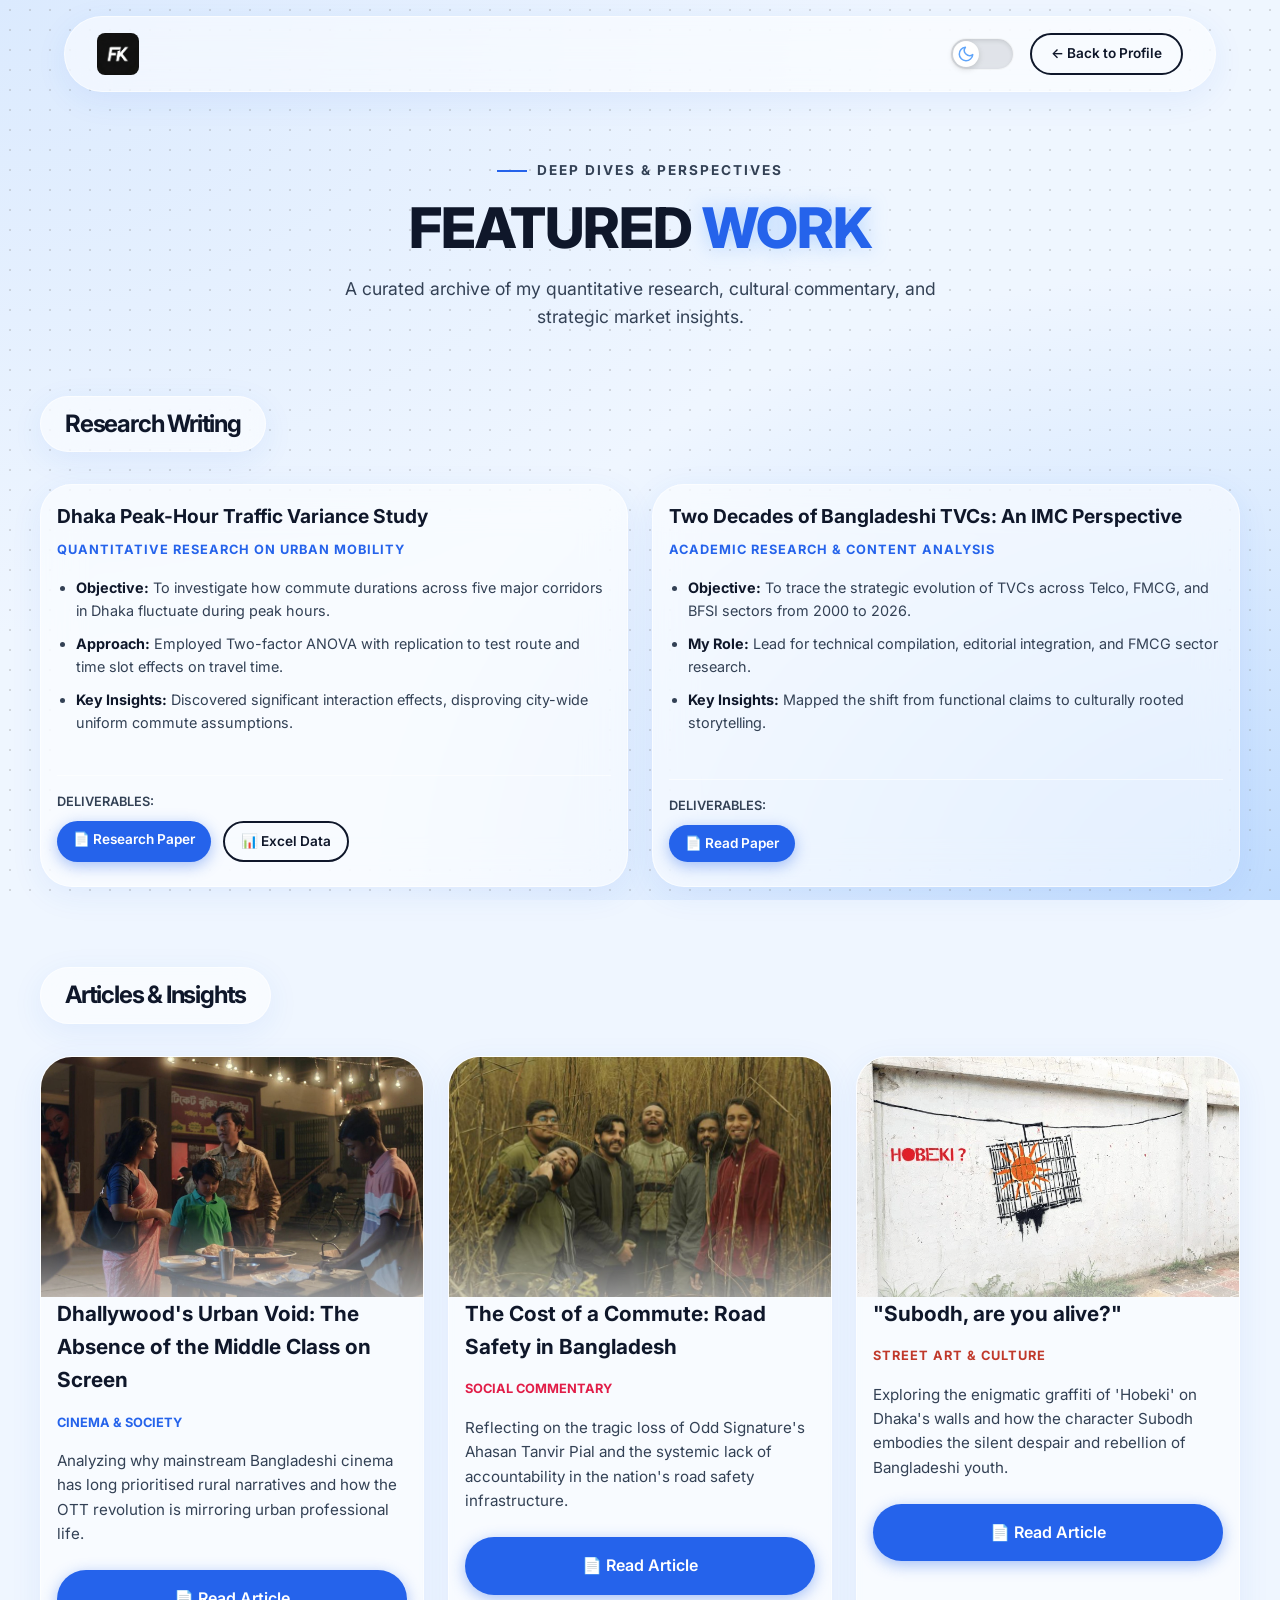
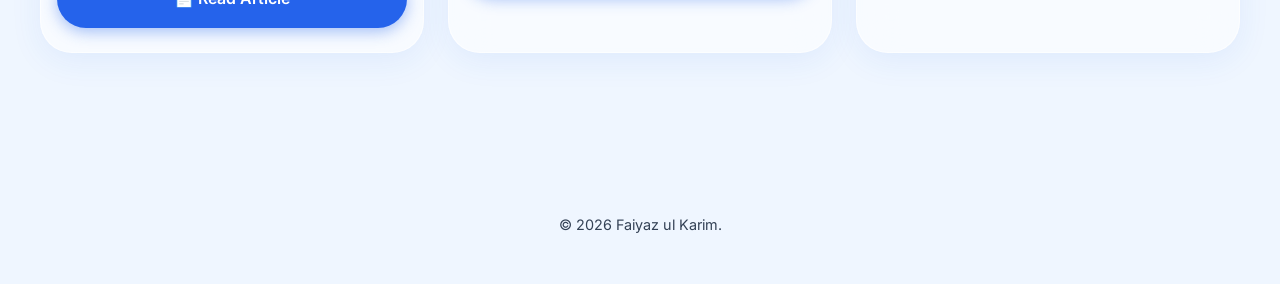
<file: work.html>
<!DOCTYPE html>
<html lang="en" data-theme="dark">
<head>
    <meta charset="UTF-8">
    <meta name="viewport" content="width=device-width, initial-scale=1.0">
    <title>Featured Work | Faiyaz ul Karim</title>
    <link rel="icon" type="image/jpeg" href="fk-logo.jpg"> 
    <link href="https://fonts.googleapis.com/css2?family=Inter:wght@300;400;600;700&display=swap" rel="stylesheet">
    <link rel="stylesheet" href="style.css">
</head>
<body>
    <nav class="glass-nav" style="border-radius: 100px;">
        <div class="logo">
            <a href="index.html"><img src="fk-logo.jpg" alt="FK Logo" style="width: 42px; height: 42px; border-radius: 8px;"></a>
        </div>
        <div style="display: flex; gap: 1rem; align-items: center;">
            <button id="theme-toggle" class="theme-toggle" aria-label="Toggle Theme">
                <div class="toggle-track">
                    <div class="toggle-thumb">
                        <svg class="sun-icon" xmlns="http://www.w3.org/2000/svg" viewBox="0 0 24 24" fill="none" stroke="currentColor" stroke-width="2" stroke-linecap="round" stroke-linejoin="round"><circle cx="12" cy="12" r="5"></circle><line x1="12" y1="1" x2="12" y2="3"></line><line x1="12" y1="21" x2="12" y2="23"></line><line x1="4.22" y1="4.22" x2="5.64" y2="5.64"></line><line x1="18.36" y1="18.36" x2="19.78" y2="19.78"></line><line x1="1" y1="12" x2="3" y2="12"></line><line x1="21" y1="12" x2="23" y2="12"></line><line x1="4.22" y1="19.78" x2="5.64" y2="18.36"></line><line x1="18.36" y1="5.64" x2="19.78" y2="4.22"></line></svg>
                        <svg class="moon-icon" xmlns="http://www.w3.org/2000/svg" viewBox="0 0 24 24" fill="none" stroke="currentColor" stroke-width="2" stroke-linecap="round" stroke-linejoin="round"><path d="M21 12.79A9 9 0 1 1 11.21 3 7 7 0 0 0 21 12.79z"></path></svg>
                    </div>
                </div>
            </button>
            <a href="index.html" class="btn outline" style="padding: 0.5rem 1.2rem; font-size: 0.85rem;">← Back to Profile</a>
        </div>
    </nav>

    <main class="section" style="padding-top: 10rem;">
       <div class="text-center" style="margin-bottom: 4rem;">
            <p class="section-subtitle" style="justify-content: center; margin-bottom: 1rem;">Deep Dives & Perspectives</p>
            <h1 class="main-heading" style="margin-bottom: 1rem;">Featured <span class="highlight">Work</span></h1>
            <p style="color: var(--text-secondary); font-size: 1.1rem; max-width: 600px; margin: 0 auto;">A curated archive of my quantitative research, cultural commentary, and strategic market insights.</p>
        </div>
        
        <div style="margin-bottom: 5rem;">
            <h2 class="section-title glass-bubble-title" style="font-size: 1.5rem; margin-bottom: 2rem;">Research Writing</h2>
            
            <div class="exp-grid">
                <div class="exp-card glass-bubble">
                    <div class="exp-content" style="padding-top: 1rem;">
                        <h3 class="exp-title" style="font-size: 1.2rem; margin-bottom: 0.5rem;">Dhaka Peak-Hour Traffic Variance Study</h3>
                        <p style="margin-bottom: 1rem; color: var(--accent-color); font-weight: 700; font-size: 0.8rem; text-transform: uppercase; letter-spacing: 1px;">Quantitative Research on Urban Mobility</p>
                        <ul class="exp-details" style="font-size: 0.9rem; margin-bottom: 1rem;">
                            <li><strong>Objective:</strong> To investigate how commute durations across five major corridors in Dhaka fluctuate during peak hours.</li>
                            <li><strong>Approach:</strong> Employed Two-factor ANOVA with replication to test route and time slot effects on travel time.</li>
                            <li><strong>Key Insights:</strong> Discovered significant interaction effects, disproving city-wide uniform commute assumptions.</li>
                        </ul>
                        <div class="deliverables-container">
                            <p style="margin-bottom: 0.5rem; font-size: 0.8rem; font-weight: 600; color: var(--text-secondary); text-transform: uppercase;">Deliverables:</p>
                            <div class="deliverable-buttons">
                                <a href="Dhaka Traffic Variance Test final.pdf" target="_blank" class="btn btn-sm">📄 Research Paper</a>
                                <a href="Dhaka Traffic.xlsx" class="btn outline btn-sm">📊 Excel Data</a>
                            </div>
                        </div>
                    </div>
                </div>

                <div class="exp-card glass-bubble">
                    <div class="exp-content" style="padding-top: 1rem;">
                        <h3 class="exp-title" style="font-size: 1.2rem; margin-bottom: 0.5rem;">Two Decades of Bangladeshi TVCs: An IMC Perspective</h3>
                        <p style="margin-bottom: 1rem; color: var(--accent-color); font-weight: 700; font-size: 0.8rem; text-transform: uppercase; letter-spacing: 1px;">Academic Research & Content Analysis</p>
                        <ul class="exp-details" style="font-size: 0.9rem; margin-bottom: 1rem;">
                            <li><strong>Objective:</strong> To trace the strategic evolution of TVCs across Telco, FMCG, and BFSI sectors from 2000 to 2026.</li>
                            <li><strong>My Role:</strong> Lead for technical compilation, editorial integration, and FMCG sector research.</li>
                            <li><strong>Key Insights:</strong> Mapped the shift from functional claims to culturally rooted storytelling.</li>
                        </ul>
                        <div class="deliverables-container">
                            <p style="margin-bottom: 0.5rem; font-size: 0.8rem; font-weight: 600; color: var(--text-secondary); text-transform: uppercase;">Deliverables:</p>
                            <div class="deliverable-buttons">
                                <a href="IMC Perspective on TVCs.pdf" target="_blank" class="btn btn-sm">📄 Read Paper</a>
                            </div>
                        </div>
                    </div>
                </div>
            </div>
        </div>

        <div>
            <h2 class="section-title glass-bubble-title" style="font-size: 1.5rem; margin-bottom: 2rem;">Articles & Insights</h2>
            
            <div class="exp-grid">
                <div class="exp-card glass-bubble">
                    <div class="exp-img-wrapper">
                        <img src="ut1.jpg" alt="Dhallywood Urban Void">
                        <div class="exp-img-gradient"></div>
                    </div>
                    <div class="exp-content">
                        <h3 class="exp-title">Dhallywood's Urban Void: The Absence of the Middle Class on Screen</h3>
                        <p style="margin-bottom: 1rem; color: var(--accent-color); font-weight: 700; font-size: 0.8rem; text-transform: uppercase;">Cinema & Society</p>
                        <p style="font-size: 0.95rem; color: var(--text-secondary); line-height: 1.6; margin-bottom: 1.5rem;">
                            Analyzing why mainstream Bangladeshi cinema has long prioritised rural narratives and how the OTT revolution is mirroring urban professional life.
                        </p>
                        <a href="dhallywood-void.html" class="btn text-center" style="width: 100%;">📄 Read Article</a>
                    </div>
                </div>

                <div class="exp-card glass-bubble">
                    <div class="exp-img-wrapper">
                        <img src="odd.jpg" alt="Road Safety Article">
                        <div class="exp-img-gradient"></div>
                    </div>
                    <div class="exp-content">
                        <h3 class="exp-title">The Cost of a Commute: Road Safety in Bangladesh</h3>
                        <p style="margin-bottom: 1rem; color: #e11d48; font-weight: 700; font-size: 0.8rem; text-transform: uppercase;">Social Commentary</p>
                        <p style="font-size: 0.95rem; color: var(--text-secondary); line-height: 1.6; margin-bottom: 1.5rem;">
                            Reflecting on the tragic loss of Odd Signature's Ahasan Tanvir Pial and the systemic lack of accountability in the nation's road safety infrastructure.
                        </p>
                        <a href="road-safety.html" class="btn text-center" style="width: 100%;">📄 Read Article</a>
                    </div>
                </div>

                <!-- Subodh Card -->
                <div class="exp-card glass-bubble">
                    <div class="exp-img-wrapper">
                        <img src="subbb.jpg" alt="Subodh Street Art">
                        <div class="exp-img-gradient"></div>
                    </div>
                    <div class="exp-content">
                        <h3 class="exp-title">"Subodh, are you alive?"</h3>
                        <p style="margin-bottom: 1rem; color: #c0392b; font-weight: 700; font-size: 0.8rem; text-transform: uppercase; letter-spacing: 0.08em;">Street Art & Culture</p>
                        <p style="font-size: 0.95rem; color: var(--text-secondary); line-height: 1.6; margin-bottom: 1.5rem;">
                            Exploring the enigmatic graffiti of 'Hobeki' on Dhaka's walls and how the character Subodh embodies the silent despair and rebellion of Bangladeshi youth.
                        </p>
                        <a href="subodh.html" class="btn text-center" style="width: 100%;">📄 Read Article</a>
                    </div>
                </div>
            </div>
        </div>
    </main>

    <footer style="margin-top: 4rem;">
        <p>&copy; 2026 Faiyaz ul Karim.</p>
    </footer>

    <script src="script.js"></script>
</body>
</html>
</file>
<file: style.css>
/* Blue-Coded Glassmorphism Variables */
:root {
    /* Light Mode: Icy Blue with soft gradients */
    --bg-gradient: radial-gradient(at 0% 0%, #dbeafe 0, transparent 50%), radial-gradient(at 100% 100%, #bfdbfe 0, transparent 50%);
    --bg-color: #eff6ff; 
    --text-color: #0f172a; 
    --text-secondary: #334155;
    --accent-color: #2563eb; /* Vibrant Royal Blue */
    
    /* Light Glass Effect Colors */
    --glass-bg: rgba(255, 255, 255, 0.55);
    --glass-border: rgba(255, 255, 255, 0.6);
    --glass-shadow: 0 8px 32px rgba(37, 99, 235, 0.08);

    /* --- NEW: Dynamic Component Backgrounds --- */
    --badge-bg: rgba(37, 99, 235, 0.1); /* Faint transparent blue for light mode */
}

[data-theme="dark"] {
    /* Dark Mode: Deep, solid true black */
    --bg-gradient: none; 
    --bg-color: #000000; 
    --text-color: #f8fafc;
    --text-secondary: #94a3b8;
    --accent-color: #60a5fa; /* Glowing Neon Blue */
    
    /* Dark Glass Effect Colors */
    --glass-bg: rgba(15, 23, 42, 0.45);
    --glass-border: rgba(96, 165, 250, 0.15); 
    --glass-shadow: 0 8px 32px rgba(0, 0, 0, 0.6);

    /* --- NEW: Dynamic Component Backgrounds --- */
    --badge-bg: rgba(15, 23, 42, 0.8); /* Dark slate for dark mode */
}

/* Global Reset & Typography */
* {
    margin: 0;
    padding: 0;
    box-sizing: border-box;
}

html {
    scroll-behavior: smooth;
    scroll-padding-top: 120px; /* FIXED: Prevents the pill-nav from overlapping section titles */
}

body {
    font-family: '-apple-system', 'BlinkMacSystemFont', 'Inter', sans-serif;
    background-color: var(--bg-color);
    background-image: var(--bg-gradient);
    background-attachment: fixed;
    color: var(--text-color);
    line-height: 1.6;
    transition: background-color 0.4s ease, background-image 0.4s ease, color 0.4s ease;
    position: relative;
    z-index: 0;
}

/* --- THE TEXTURE OVERLAY (Subtle Dotted Grid) --- */
body::before {
    content: "";
    position: fixed;
    top: 0; 
    left: 0; 
    width: 100vw; 
    height: 100vh;
    background-image: radial-gradient(rgba(150, 150, 150, 0.4) 1px, transparent 1px);
    background-size: 20px 20px; 
    opacity: 0.8; 
    z-index: -1;
    pointer-events: none; 
}

/* --- THE iOS BUBBLE EFFECT (Glassmorphism) --- */
.glass-bubble {
    background: var(--glass-bg);
    backdrop-filter: blur(20px);
    -webkit-backdrop-filter: blur(20px);
    border: 1px solid var(--glass-border);
    border-radius: 32px; 
    box-shadow: var(--glass-shadow);
    padding: 1.5rem; /* Reduced from 2.5rem */
    transition: transform 0.4s cubic-bezier(0.34, 1.56, 0.64, 1), box-shadow 0.4s ease, border-color 0.4s ease;
}

.glass-bubble:hover {
    transform: translateY(-8px) scale(1.02);
    box-shadow: 0 15px 40px rgba(37, 99, 235, 0.15);
    border-color: var(--accent-color);
}

/* =========================================
   ORIGINAL GLASS NAVIGATION BAR
   ========================================= */
.glass-nav {
    position: fixed;
    top: 1rem;
    left: 5%;
    right: 5%;
    display: flex;
    justify-content: space-between;
    align-items: center;
    padding: 1rem 2rem;
    background: var(--glass-bg);
    backdrop-filter: blur(20px);
    -webkit-backdrop-filter: blur(20px);
    border: 1px solid var(--glass-border);
    border-radius: 100px; 
    z-index: 1000;
    box-shadow: var(--glass-shadow);
}

.logo {
    font-size: 1.5rem;
    font-weight: 700;
    color: var(--accent-color);
}

/* --- FIX: Force the nav logo to stay small --- */
.logo {
    display: flex;
    align-items: center;
    padding: 0;
    margin: 0;
}

.logo img, .logo a img {
    width: 42px !important;
    height: 42px !important;
    object-fit: cover !important;
    border-radius: 8px;
    display: block;
    transition: transform 0.3s ease, box-shadow 0.3s ease;
}

.logo img:hover, .logo a img:hover {
    transform: scale(1.1) rotate(-5deg);
    box-shadow: 0 4px 12px rgba(96, 165, 250, 0.4);
}

.nav-links {
    display: flex;
    list-style: none;
    gap: 2rem;
}

.nav-links a {
    text-decoration: none;
    color: var(--text-color);
    font-weight: 600;
    font-size: 0.95rem;
    display: inline-block; 
    transition: color 0.3s ease, transform 0.3s cubic-bezier(0.34, 1.56, 0.64, 1), text-shadow 0.3s ease;
}

.nav-links a:hover {
    color: var(--accent-color);
    transform: scale(1.15); 
    text-shadow: 0 0 12px var(--accent-color); 
}

/* =========================================
   NEW PILL NAVIGATION BAR STYLES
   ========================================= */
.pill-nav {
    position: fixed;
    top: 25px;
    left: 50%;
    transform: translateX(-50%);
    width: 95%; 
    max-width: 1200px;
    background-color: var(--glass-bg);
    backdrop-filter: blur(20px);
    -webkit-backdrop-filter: blur(20px);
    border: 1px solid var(--glass-border);
    border-radius: 100px;
    display: flex;
    justify-content: space-between;
    align-items: center;
    padding: 0.5rem 0.8rem;
    z-index: 1000;
    box-shadow: var(--glass-shadow);
}

[data-theme="dark"] .pill-nav {
    background-color: #0d1117; /* Solid dark background for Dark Mode */
    border-color: rgba(255, 255, 255, 0.1);
    box-shadow: 0 10px 30px rgba(0, 0, 0, 0.5);
}

.nav-logo a {
    font-family: 'Inter', sans-serif;
    font-size: 1.25rem;
    font-weight: 800;
    color: var(--text-color);
    text-decoration: none;
    letter-spacing: -0.5px;
    padding-left: 1rem;
}

.nav-logo .highlight-cyan {
    color: var(--accent-color); 
}

[data-theme="dark"] .nav-logo .highlight-cyan {
    color: #00e5ff; /* Matches exact cyan in your reference for dark mode */
}

.pill-nav .nav-links {
    display: flex;
    list-style: none;
    gap: 0.2rem;
    margin: 0;
    padding: 0;
    align-items: center;
}

.pill-nav .nav-links a {
    color: var(--text-secondary);
    text-decoration: none;
    font-size: 0.95rem;
    font-weight: 600;
    padding: 0.6rem 1.2rem;
    border-radius: 100px; 
    transition: all 0.3s ease;
}

.pill-nav .nav-links a:hover {
    color: var(--text-color);
}

.pill-nav .nav-links a.active {
    background-color: rgba(0, 0, 0, 0.05); /* Light mode pill background */
    color: var(--text-color);
}

[data-theme="dark"] .pill-nav .nav-links a.active {
    background-color: #21262d; /* Dark mode pill background */
    color: #ffffff;
}

/* Circular Theme Button specifically for Pill Nav */
.circle-btn {
    background-color: transparent;
    border: 1px solid var(--glass-border);
    border-radius: 50%;
    width: 42px;
    height: 42px;
    display: flex;
    align-items: center;
    justify-content: center;
    cursor: pointer;
    color: var(--text-secondary);
    transition: all 0.3s ease;
}

[data-theme="dark"] .circle-btn {
    background-color: #161b22;
    border-color: rgba(255, 255, 255, 0.15);
    color: #9ca3af;
}

.circle-btn:hover {
    color: var(--accent-color);
    border-color: var(--accent-color);
}

[data-theme="dark"] .circle-btn:hover {
    color: #ffffff;
    border-color: rgba(255, 255, 255, 0.3);
}

/* --- ANIMATED THEME TOGGLE (Original Track) --- */
.theme-toggle {
    background: transparent;
    border: none;
    cursor: pointer;
    padding: 0;
    display: flex;
    align-items: center;
    justify-content: center;
    outline: none;
    transition: transform 0.3s cubic-bezier(0.34, 1.56, 0.64, 1);
}

.theme-toggle:hover {
    transform: scale(1.05);
}

.toggle-track {
    width: 64px;
    height: 32px;
    background: rgba(15, 23, 42, 0.1);
    border: 1px solid var(--glass-border);
    border-radius: 30px;
    position: relative;
    box-shadow: inset 0 2px 4px rgba(0,0,0,0.1);
    transition: background 0.3s ease, border-color 0.3s ease;
}

[data-theme="dark"] .toggle-track {
    background: rgba(255, 255, 255, 0.05);
    border-color: rgba(96, 165, 250, 0.3);
    box-shadow: inset 0 2px 6px rgba(0,0,0,0.4);
}

.toggle-thumb {
    position: absolute;
    top: 2px;
    left: 2px;
    width: 26px;
    height: 26px;
    background: #ffffff;
    border-radius: 50%;
    display: flex;
    align-items: center;
    justify-content: center;
    transition: transform 0.4s cubic-bezier(0.34, 1.56, 0.64, 1), background 0.3s ease;
    box-shadow: 0 2px 6px rgba(0,0,0,0.15);
}

[data-theme="dark"] .toggle-thumb {
    transform: translateX(32px); 
    background: #0f172a; 
    box-shadow: 0 2px 8px rgba(0,0,0,0.5);
}

.sun-icon, .moon-icon {
    width: 14px;
    height: 14px;
    position: absolute;
    transition: opacity 0.3s ease, transform 0.5s cubic-bezier(0.34, 1.56, 0.64, 1);
}

/* Icon base styles */
.sun-icon, .moon-icon {
    width: 18px; /* Increased slightly for the new pill button */
    height: 18px;
    position: absolute;
    transition: opacity 0.3s ease, transform 0.5s cubic-bezier(0.34, 1.56, 0.64, 1);
}

/* Sun active state (Now shows in DARK MODE) */
.sun-icon {
    color: #f59e0b; /* Warm amber */
    opacity: 0;
    transform: rotate(-90deg);
}

[data-theme="dark"] .sun-icon {
    opacity: 1;
    transform: rotate(0deg);
}

/* Moon active state (Now shows in LIGHT MODE) */
.moon-icon {
    color: #60a5fa; /* Cool blue */
    opacity: 1;
    transform: rotate(0deg);
}

[data-theme="dark"] .moon-icon {
    opacity: 0;
    transform: rotate(90deg);
}

/* Layout & Sections */
main {
    padding: 0 5%;
    max-width: 1200px;
    margin: 0 auto;
}

.section {
    padding: 7rem 0 3rem 0;
    min-height: auto;
    display: flex;
    flex-direction: column;
    justify-content: center;
}

.section-title {
    font-size: 2rem;
    margin-bottom: 2rem;
    color: var(--text-color);
    font-weight: 700;
    letter-spacing: -0.05em;
}

.glass-bubble-title {
    display: inline-block;
    padding: 0.5rem 1.5rem;
    background: var(--glass-bg);
    backdrop-filter: blur(20px);
    -webkit-backdrop-filter: blur(20px);
    border: 1px solid var(--glass-border);
    border-radius: 100px;
    box-shadow: var(--glass-shadow);
}

/* Hero Section */
.hero {
    min-height: 100vh;
}

.hero-content {
    display: flex;
    align-items: center;
    gap: 3rem;
    margin-top: 4rem;
}

.profile-img-container {
    flex-shrink: 0;
    width: 320px;
    height: 480px; 
    padding: 1rem;
    border-radius: 32px !important; 
    display: flex;
    justify-content: center;
    align-items: center;
}

.profile-img {
    width: 100%;
    height: 100%;
    object-fit: cover;
    border-radius: 20px; 
    
    /* --- NEW PROPERTIES FOR TRIMMING --- */
    transform: scale(1.08); /* Zooms in 8% to give us image to trim */
    
    /* X (Horizontal) and Y (Vertical) positioning:
       - X: 30% shifts the image left, trimming the right edge.
       - Y: 80% shifts the image down, trimming the top edge. 
       Adjust these percentages to fine-tune the exact crop! */
    object-position: 30% 80%; 
}

.hero-text {
    flex-grow: 1;
}

.hero h1 {
    font-size: 3.5rem;
    margin-bottom: 0.5rem;
    letter-spacing: -0.05em;
}

.highlight {
    color: var(--accent-color);
    text-shadow: 0 0 20px rgba(96, 165, 250, 0.4); 
}

.hero h2 {
    font-size: 1.8rem;
    color: var(--text-secondary);
    font-weight: 400;
    margin-bottom: 1.5rem;
    letter-spacing: -0.02em;
}

.hero p {
    font-size: 1.2rem;
    color: var(--text-secondary);
    max-width: 600px;
    margin-bottom: 2rem;
}

/* Buttons */
.btn {
    display: inline-block;
    padding: 1rem 2.5rem;
    background-color: var(--accent-color);
    color: #ffffff;
    text-decoration: none;
    border-radius: 100px; 
    font-weight: 600;
    transition: transform 0.3s cubic-bezier(0.34, 1.56, 0.64, 1), background-color 0.2s, box-shadow 0.2s;
    border: none;
    box-shadow: 0 4px 15px rgba(37, 99, 235, 0.4); 
}

.btn:hover {
    transform: scale(1.08);
    background-color: #1d4ed8;
    box-shadow: 0 8px 25px rgba(37, 99, 235, 0.6);
}

.btn.outline {
    background-color: transparent;
    color: var(--text-color);
    border: 2px solid var(--text-color);
    box-shadow: none;
}

.btn.outline:hover {
    border-color: var(--accent-color);
    color: var(--accent-color);
    background: transparent;
    box-shadow: 0 0 15px rgba(37, 99, 235, 0.2);
}

.content-box p {
    font-size: 1.15rem;
    color: var(--text-secondary);
    max-width: 800px;
}

/* --- EXPERIENCE CARDS & PHOTO GALLERY --- */
.section-subtitle {
    font-size: 0.85rem;
    font-weight: 700;
    letter-spacing: 2px;
    color: var(--text-secondary);
    text-transform: uppercase;
    margin-bottom: 0.5rem;
    display: flex;
    align-items: center;
    gap: 10px;
}

.section-subtitle::before {
    content: "";
    display: block;
    width: 30px;
    height: 2px;
    background-color: var(--accent-color);
}

.main-heading {
    font-size: 3.5rem;
    font-weight: 800;
    text-transform: uppercase;
    margin-bottom: 3rem;
    line-height: 1.1;
    letter-spacing: -1px;
    color: var(--text-color);
}

.exp-grid {
    display: grid;
    grid-template-columns: repeat(auto-fit, minmax(350px, 1fr));
    gap: 1.5rem; /* Tighter grid spacing */
}

.exp-card {
    display: flex;
    flex-direction: column;
    padding: 0; 
    overflow: hidden;
    min-height: 300px; /* From project section improvements */
}

.exp-img-wrapper {
    position: relative;
    height: 240px;
    width: 100%;
}

.exp-img-wrapper img {
    width: 100%;
    height: 100%;
    object-fit: cover;
}

/* Clean fade, no blur */
.exp-img-gradient {
    position: absolute;
    bottom: 0;
    left: 0;
    width: 100%;
    height: 80px; 
    background: linear-gradient(to bottom, transparent 0%, var(--glass-bg) 100%);
}

.exp-content {
    padding: 0 1rem 1.5rem 1rem; /* Reduced inner padding */
    flex-grow: 1;
    display: flex;
    flex-direction: column;
    position: relative;
}

/* Aligns everything to the top of the row to control exactly where things sit */
.exp-header {
    position: relative;
    display: flex;
    align-items: flex-start; 
    width: 100%;
    margin-top: -37.5px; 
    z-index: 2;
    margin-bottom: 1.5rem;
    gap: 1.2rem;
}

.exp-logo {
    width: 75px;
    height: 75px;
    background-color: #ffffff; 
    border-radius: 16px;
    padding: 8px;
    box-shadow: 0 8px 16px rgba(0,0,0,0.15);
    flex-shrink: 0;
}

.exp-logo img {
    width: 100%;
    height: 100%;
    object-fit: contain;
}

.exp-header-info {
    display: flex;
    flex-direction: column;
    justify-content: center;
    gap: 4px;
    margin-top: 45px; 
    padding-right: 130px; 
}

.exp-header-info .company {
    font-weight: 700;
    font-size: 1.15rem;
    color: var(--accent-color);
    text-transform: uppercase;
    letter-spacing: 1px;
    line-height: 1.1;
}

.exp-header-info .date {
    font-size: 0.9rem;
    color: var(--text-secondary);
}

.exp-badge {
    position: absolute; 
    right: 0;           
    top: 45px;             
    margin: 0;          
    padding: 0.25rem 0.75rem; 
    border: 1px solid rgba(59, 130, 246, 0.5); 
    color: var(--accent-color);
    border-radius: 100px;
    font-size: 0.65rem; 
    font-weight: 700;
    text-transform: uppercase;
    letter-spacing: 1px;
    background: var(--badge-bg); 
    white-space: nowrap; 
}

.exp-title {
    font-size: 1.3rem;
    font-weight: 700;
    margin-bottom: 1rem;
    color: var(--text-color);
}

#projects .exp-title {
    margin-bottom: 1rem;
}

#projects .exp-content p {
    font-size: 0.95rem;
    color: var(--text-secondary);
    margin-bottom: 0.5rem;
}

#projects strong {
    color: var(--text-color);
}

.exp-details {
    list-style-position: outside;
    margin-left: 1.2rem;
    margin-bottom: 1.5rem;
    color: var(--text-secondary);
    font-size: 0.95rem;
    flex-grow: 1;
}

.exp-details li { margin-bottom: 0.6rem; }
.exp-details li strong { color: var(--text-color); }

/* Smaller Deliverables Section */
.deliverables-container {
    margin-top: 1rem;
    padding-top: 1rem;
    border-top: 1px solid var(--glass-border);
}

.deliverable-buttons {
    display: flex; 
    gap: 0.75rem; 
    flex-wrap: wrap;
    margin-top: 0.5rem;
}

/* Compact button style for cards */
.btn-sm {
    padding: 0.5rem 1rem !important;
    font-size: 0.85rem !important;
}

.btn-photos {
    background: transparent;
    border: 1px solid var(--glass-border);
    color: var(--text-color);
    padding: 0.7rem;
    border-radius: 12px;
    font-weight: 600;
    font-size: 0.9rem;
    cursor: pointer;
    transition: all 0.3s ease;
    text-align: center;
    width: 100%;
    background-color: rgba(255,255,255,0.05);
}

.btn-photos:hover {
    background-color: var(--accent-color);
    color: #fff;
    border-color: var(--accent-color);
    transform: translateY(-2px);
}

/* --- LIGHTBOX MODAL STYLES --- */
.modal {
    display: none; 
    position: fixed;
    z-index: 9999;
    left: 0;
    top: 0;
    width: 100%;
    height: 100%;
    background-color: rgba(0, 0, 0, 0.9);
    backdrop-filter: blur(10px);
    justify-content: center;
    align-items: center;
    flex-direction: column;
}

.modal-content {
    position: relative;
    max-width: 90vw;
    max-height: 80vh;
    display: flex;
    flex-direction: column;
    align-items: center;
}

#modal-image {
    max-width: 100%;
    max-height: 70vh;
    border-radius: 16px;
    box-shadow: 0 10px 40px rgba(0,0,0,0.5);
    margin-bottom: 1.5rem;
    border: 1px solid rgba(255,255,255,0.1);
}

.modal-controls {
    display: flex;
    gap: 1rem;
}

.modal-btn {
    background: rgba(255, 255, 255, 0.1);
    color: white;
    border: 1px solid rgba(255,255,255,0.2);
    padding: 0.8rem 1.5rem;
    border-radius: 100px;
    cursor: pointer;
    font-size: 1rem;
    transition: background 0.3s;
}

.modal-btn:hover { background: rgba(255, 255, 255, 0.3); }

.modal-close {
    position: absolute;
    top: 30px;
    right: 40px;
    color: white;
    font-size: 40px;
    font-weight: bold;
    cursor: pointer;
    transition: 0.3s;
}

.modal-close:hover { color: var(--accent-color); }

/* --- SKILLS ICONS STYLING --- */
.skills-grid {
    display: grid;
    grid-template-columns: repeat(auto-fit, minmax(300px, 1fr));
    gap: 2rem;
}

.skill-card {
    display: flex; 
    align-items: center;
    justify-content: flex-start; 
    gap: 1.5rem; 
    font-weight: 600;
    font-size: 1.15rem;
    padding: 1.5rem 2rem;
    border-radius: 24px;
    text-align: left; 
}

.skill-icon {
    width: 45px;
    height: 45px;
    object-fit: contain;
    filter: drop-shadow(0 4px 6px rgba(0, 0, 0, 0.15)); 
    transition: transform 0.3s ease;
}

.skill-card:hover .skill-icon {
    transform: scale(1.1) translateY(-3px);
}

.text-center { text-align: center; }

footer {
    text-align: center;
    padding: 3rem;
    color: var(--text-secondary);
    font-size: 0.9rem;
}

@media (max-width: 900px) {
    .hero-content { flex-direction: column; text-align: center; }
    .hero-content .btn { margin: 0 auto; }
    .profile-img-container { width: 250px; height: 350px; }
    .hero h1 { font-size: 2.5rem; }
    .hero h2 { font-size: 1.5rem; }
    
    .nav-links { display: none; }
    .glass-nav { border-radius: 20px; }
    .pill-nav .nav-links { display: none; } /* Mobile hide for pill nav */
    
    .main-heading { font-size: 2.5rem; }
    
    .exp-header-info { padding-right: 0; }
    .exp-header { flex-wrap: wrap; }
    .exp-badge { 
        position: relative; 
        top: auto; 
        right: auto; 
        margin-top: 10px; 
        margin-left: 0;
    }
}

/* Placeholder Image Styling */
.image-placeholder {
    margin: 2.5rem 0;
    padding: 1rem;
    text-align: center;
}

.image-placeholder img {
    width: 100%;
    border-radius: 16px;
    height: auto;
    max-height: 450px;
    object-fit: cover;
    display: block;
    margin-bottom: 1rem;
    background: #1e293b; 
}

.image-placeholder .caption {
    font-size: 0.85rem;
    color: var(--text-secondary);
    font-style: italic;
    margin-bottom: 0;
}

/* =========================================
   FIXED BLOG/ARTICLE PAGE STYLES
   ========================================= */
.blog-nav {
    position: sticky;
    top: 0;
    display: flex;
    justify-content: space-between;
    align-items: center;
    padding: 1rem 5%;
    background: var(--bg-color); 
    z-index: 1000;
    border-bottom: 1px solid var(--glass-border);
}

.blog-hero {
    position: relative;
    width: 100%;
    min-height: 60vh;
    display: flex;
    align-items: flex-end;
    padding: 4rem 10%;
    overflow: hidden;
}

.blog-hero-content {
    max-width: 900px;
    z-index: 2;
}

.blog-title {
    font-size: clamp(2rem, 5vw, 3.5rem); 
    font-weight: 800;
    color: #ffffff;
    line-height: 1.1;
    margin-bottom: 1.5rem;
    text-shadow: 0 4px 15px rgba(0,0,0,0.5);
}

.blog-meta {
    display: flex;
    gap: 1.5rem;
    color: rgba(255,255,255,0.8);
    font-size: 0.9rem;
}

.blog-main {
    max-width: 850px; 
    margin: -50px auto 4rem auto; 
    padding: 0 5%;
    position: relative;
    z-index: 10;
}

.blog-intro {
    border-left: 5px solid var(--accent-color);
    background: var(--glass-bg);
    backdrop-filter: blur(20px);
    padding: 2.5rem;
    border-radius: 0 24px 24px 0;
    font-size: 1.25rem;
    line-height: 1.7;
    margin-bottom: 3rem;
    box-shadow: var(--glass-shadow);
}

.blog-text {
    color: var(--text-color);
    line-height: 1.8;
}

.blog-text h2 {
    font-size: 2rem;
    margin: 3rem 0 1rem 0;
    color: var(--accent-color);
}

.blog-text p {
    font-size: 1.15rem;
    margin-bottom: 1.5rem;
    color: var(--text-secondary);
}

@media (max-width: 768px) {
    .blog-hero { min-height: 40vh; padding: 2rem 5%; }
    .blog-intro { padding: 1.5rem; font-size: 1.1rem; }
}
</file>
